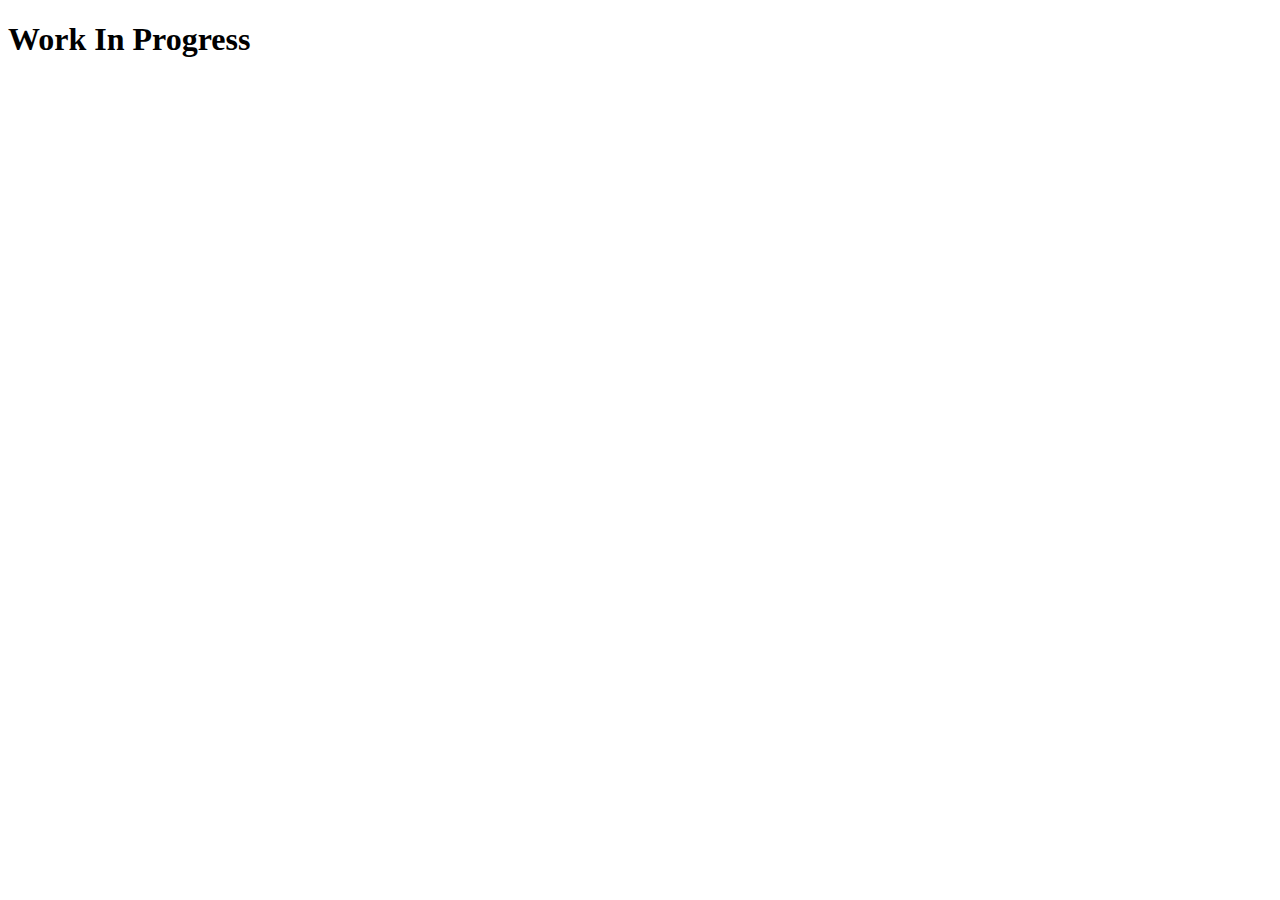
<file: index.html>
<!doctype html>
  <head>
    <title>Zelxa's Website | Games, Tools</title>
    <script src="https://code.jquery.com/jquery-3.4.1.min.js"></script>
  </head>
  <body>
    <h1>Work In Progress</h1>
  </body>
</html>
</file>
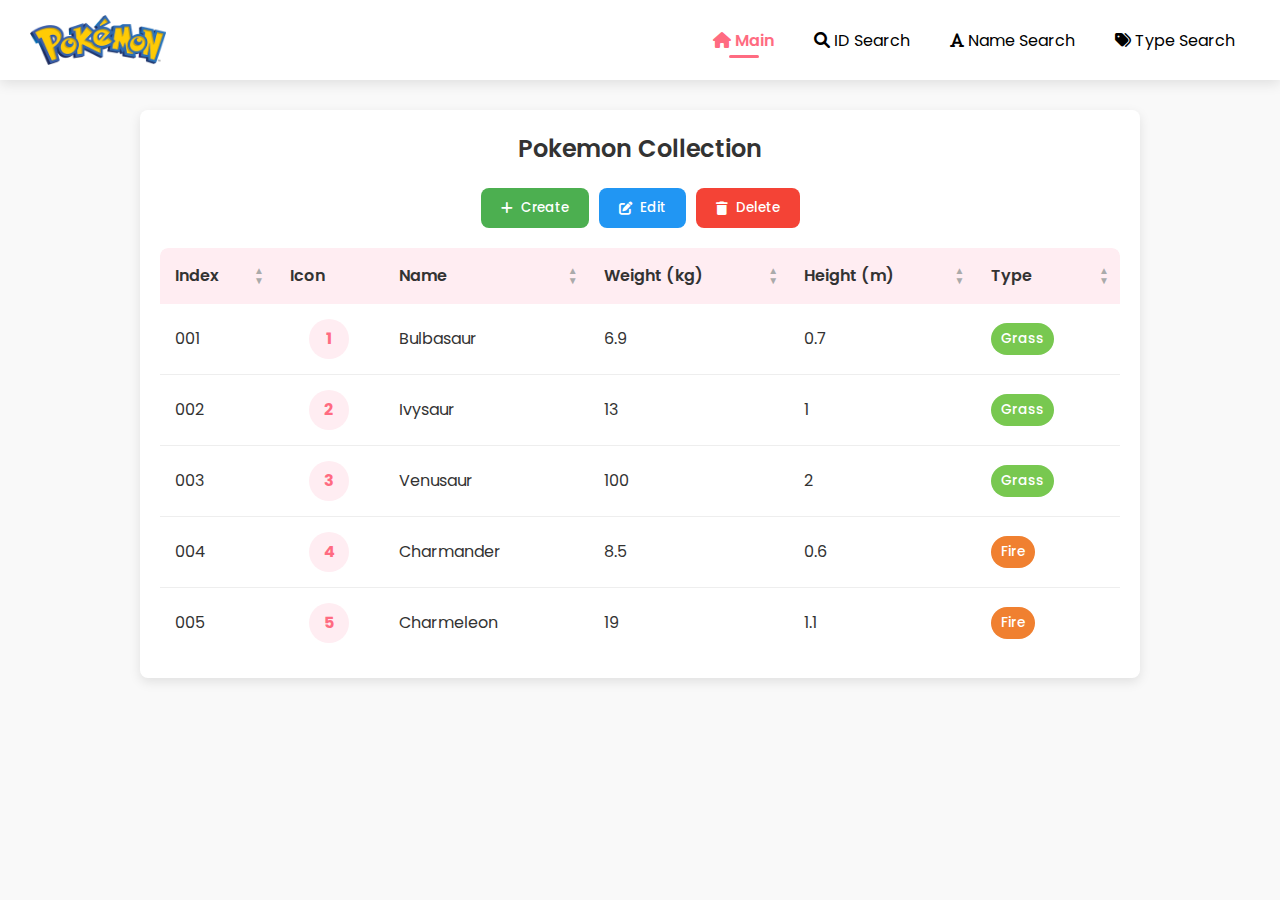
<file: data/pokemon_encyclopedia.html>
<!DOCTYPE html>
<html lang="en">
<head>
    <meta charset="UTF-8">
    <meta name="viewport" content="width=device-width, initial-scale=1.0">
    <title>Pokemon Encyclopedia</title>
    <script src="https://cdnjs.cloudflare.com/ajax/libs/jquery/3.6.0/jquery.min.js"></script>
    <link href="https://cdnjs.cloudflare.com/ajax/libs/font-awesome/6.0.0/css/all.min.css" rel="stylesheet">
    <link href="https://fonts.googleapis.com/css2?family=Poppins:wght@300;400;500;600;700&display=swap" rel="stylesheet">
    <style>
        :root {
            --primary-color: #ff6b81;
            --primary-light: #ffedf2;
            --primary-dark: #e6546a;
            --success-color: #4CAF50;
            --success-dark: #45a049;
            --danger-color: #f44336;
            --danger-dark: #d32f2f;
            --info-color: #2196F3;
            --info-dark: #1976D2;
            --gray-100: #f9f9f9;
            --gray-200: #f8f8f8;
            --gray-300: #eee;
            --shadow: 0px 4px 12px rgba(0, 0, 0, 0.1);
            --border-radius: 8px;
            --transition-speed: 0.3s;
        }

        * {
            box-sizing: border-box;
            margin: 0;
            padding: 0;
        }

        body {
            font-family: "Poppins", sans-serif;
            background-color: var(--gray-100);
            text-align: center;
            color: #333;
            line-height: 1.6;
        }

        .header {
            display: flex;
            align-items: center;
            justify-content: space-between;
            background-color: #fff;
            padding: 15px 30px;
            box-shadow: var(--shadow);
            position: sticky;
            top: 0;
            z-index: 100;
        }

        .logo {
            height: 50px;
            transition: transform var(--transition-speed);
        }

        .logo:hover {
            transform: scale(1.05);
        }

        .nav {
            display: flex;
            gap: 10px;
        }

        .nav button {
            background: none;
            border: none;
            font-family: "Poppins", sans-serif;
            font-size: 1rem;
            padding: 10px 15px;
            cursor: pointer;
            transition: all var(--transition-speed);
            border-radius: var(--border-radius);
            position: relative;
        }

        .nav button:hover {
            color: var(--primary-color);
            background-color: var(--primary-light);
        }

        .nav .active {
            font-weight: 600;
            color: var(--primary-color);
        }

        .nav .active::after {
            content: '';
            position: absolute;
            bottom: 5px;
            left: 50%;
            transform: translateX(-50%);
            width: 30px;
            height: 3px;
            background-color: var(--primary-color);
            border-radius: 3px;
        }

        .content {
            max-width: 1000px;
            margin: 30px auto;
            padding: 20px;
            background-color: #fff;
            border-radius: var(--border-radius);
            box-shadow: var(--shadow);
        }

        .page-title {
            margin-bottom: 20px;
            color: #333;
            font-weight: 600;
        }

        .action-buttons {
            display: flex;
            justify-content: center;
            margin-bottom: 20px;
            gap: 10px;
        }

        .action-buttons button {
            border: none;
            padding: 10px 20px;
            border-radius: var(--border-radius);
            cursor: pointer;
            transition: all var(--transition-speed);
            font-family: "Poppins", sans-serif;
            font-weight: 500;
            display: flex;
            align-items: center;
            gap: 8px;
        }

        .btn-create {
            background-color: var(--success-color);
            color: white;
        }

        .btn-delete {
            background-color: var(--danger-color);
            color: white;
        }

        .btn-edit {
            background-color: var(--info-color);
            color: white;
        }

        .btn-create:hover {
            background-color: var(--success-dark);
            transform: translateY(-2px);
            box-shadow: 0 4px 8px rgba(0, 0, 0, 0.1);
        }

        .btn-delete:hover {
            background-color: var(--danger-dark);
            transform: translateY(-2px);
            box-shadow: 0 4px 8px rgba(0, 0, 0, 0.1);
        }

        .btn-edit:hover {
            background-color: var(--info-dark);
            transform: translateY(-2px);
            box-shadow: 0 4px 8px rgba(0, 0, 0, 0.1);
        }

        .btn-create:active, .btn-delete:active, .btn-edit:active {
            transform: translateY(0);
            box-shadow: none;
        }

        table {
            border-collapse: separate;
            border-spacing: 0;
            width: 100%;
            background-color: #fff;
            border-radius: var(--border-radius);
            overflow: hidden;
        }

        th {
            background-color: var(--primary-light);
            color: #333;
            cursor: pointer;
            position: relative;
            padding: 15px;
            font-weight: 600;
            text-align: left;
            transition: background-color var(--transition-speed);
        }

        th:hover {
            background-color: #ffe0e9;
        }

        th:first-child {
            border-top-left-radius: var(--border-radius);
        }

        th:last-child {
            border-top-right-radius: var(--border-radius);
        }

        .sort-arrow {
            display: flex;
            flex-direction: column;
            align-items: center;
            font-size: 10px;
            position: absolute;
            right: 10px;
            top: 50%;
            transform: translateY(-50%);
            width: 12px;
            line-height: 10px;
            text-align: center;
        }

        .sort-arrow span {
            display: block;
            height: 10px;
            width: 100%;
            text-align: center;
            color: #aaa;
            transition: color var(--transition-speed), transform 0.2s;
        }

        .sort-arrow span.active {
            color: var(--primary-color);
            transform: scale(1.2);
        }

        td {
            padding: 15px;
            border-bottom: 1px solid var(--gray-300);
            text-align: left;
        }

        tr:last-child td {
            border-bottom: none;
        }

        tbody tr {
            transition: all var(--transition-speed);
        }

        tbody tr:hover {
            background-color: var(--gray-200);
            transform: translateX(5px);
        }

        .pokemon-icon {
            width: 40px;
            height: 40px;
            background-color: var(--primary-light);
            border-radius: 50%;
            display: flex;
            align-items: center;
            justify-content: center;
            margin: 0 auto;
            color: var(--primary-color);
            font-weight: bold;
        }

        .type {
            display: inline-block;
            padding: 5px 10px;
            border-radius: 20px;
            font-size: 0.85rem;
            font-weight: 500;
        }

        .type-grass {
            background-color: #78c850;
            color: white;
        }

        .type-fire {
            background-color: #f08030;
            color: white;
        }

        .type-water {
            background-color: #6890f0;
            color: white;
        }

        .type-electric {
            background-color: #f8d030;
            color: #333;
        }

        .type-psychic {
            background-color: #f85888;
            color: white;
        }

        .type-fighting {
            background-color: #c03028;
            color: white;
        }

        .type-poison {
            background-color: #a040a0;
            color: white;
        }

        .type-ground {
            background-color: #e0c068;
            color: #333;
        }

        .type-flying {
            background-color: #a890f0;
            color: white;
        }

        .type-bug {
            background-color: #a8b820;
            color: white;
        }

        .type-rock {
            background-color: #b8a038;
            color: white;
        }

        .type-ghost {
            background-color: #705898;
            color: white;
        }

        .type-ice {
            background-color: #98d8d8;
            color: #333;
        }

        .type-dragon {
            background-color: #7038f8;
            color: white;
        }

        .type-dark {
            background-color: #705848;
            color: white;
        }

        .type-steel {
            background-color: #b8b8d0;
            color: #333;
        }

        .type-fairy {
            background-color: #ee99ac;
            color: white;
        }

        .type-normal {
            background-color: #a8a878;
            color: white;
        }

        @keyframes fadeIn {
            from { opacity: 0; transform: translateY(-10px); }
            to { opacity: 1; transform: translateY(0); }
        }

        .new-row {
            animation: fadeIn 0.5s ease-out;
        }

        .empty-state {
            padding: 40px;
            text-align: center;
            color: #888;
        }

        .empty-state i {
            font-size: 48px;
            margin-bottom: 20px;
            color: #ddd;
        }

        tr.selected {
            background-color: var(--primary-light);
            transform: translateX(5px);
        }

        @media (max-width: 768px) {
            .header {
                flex-direction: column;
                padding: 15px;
            }

            .nav {
                margin-top: 15px;
                width: 100%;
                justify-content: center;
            }

            .content {
                padding: 15px;
                margin: 15px;
            }

            .action-buttons {
                flex-wrap: wrap;
                justify-content: center;
            }

            .action-buttons button {
                margin: 5px;
            }

            td, th {
                padding: 10px;
            }

            .sort-arrow {
                display: none;
            }
        }

        @media (max-width: 576px) {
            .nav button {
                padding: 8px;
                font-size: 0.9rem;
            }

            table {
                font-size: 0.9rem;
            }
        }
    </style>
</head>
<body>
    <div class="header">
        <img class="logo" src="https://zelxatw.github.io/data/pokemon_logo.png" alt="Pokemon Encyclopedia">
        <div class="nav">
            <button class="active"><i class="fas fa-home"></i> Main</button>
            <button id="id-search"><i class="fas fa-search"></i> ID Search</button>
            <button id="name-search"><i class="fas fa-font"></i> Name Search</button>
            <button id="type-search"><i class="fas fa-tags"></i> Type Search</button>
        </div>
    </div>

    <div class="content">
        <h2 class="page-title">Pokemon Collection</h2>
        <div class="action-buttons">
            <button class="btn-create" id="create"><i class="fas fa-plus"></i> Create</button>
            <button class="btn-edit" id="edit"><i class="fas fa-edit"></i> Edit</button>
            <button class="btn-delete" id="delete"><i class="fas fa-trash"></i> Delete</button>
        </div>
        <table>
            <thead>
                <tr>
                    <th>Index <div class="sort-arrow"><span class="up">▲</span><span class="down">▼</span></div></th>
                    <th>Icon</th>
                    <th>Name <div class="sort-arrow"><span class="up">▲</span><span class="down">▼</span></div></th>
                    <th>Weight (kg) <div class="sort-arrow"><span class="up">▲</span><span class="down">▼</span></div></th>
                    <th>Height (m) <div class="sort-arrow"><span class="up">▲</span><span class="down">▼</span></div></th>
                    <th>Type <div class="sort-arrow"><span class="up">▲</span><span class="down">▼</span></div></th>
                </tr>
            </thead>
            <tbody>
                <!-- Table body will be populated by JavaScript -->
            </tbody>
        </table>
    </div>

    <script>
        var pokemons = [{
            index: '001', name: 'Bulbasaur', height: 0.7, weight: 6.9, attr: 'Grass'
        },
        {
            index: '002', name: 'Ivysaur', height: 1, weight: 13, attr: 'Grass'
        },
        {
            index: '003', name: 'Venusaur', height: 2, weight: 100, attr: 'Grass'
        },
        {
            index: '004', name: 'Charmander', height: 0.6, weight: 8.5, attr: 'Fire'
        },
        {
            index: '005', name: 'Charmeleon', height: 1.1, weight: 19, attr: 'Fire'
        }];
        
        var acquireKeysTable = ["name", "weight", "height", "attr"];
        var acquireLabelsTable = ["Name", "Weight (kg)", "Height (m)", "Type"];

        const availableTypes = [
            'Normal', 'Fire', 'Water', 'Electric', 'Grass', 'Ice', 'Fighting', 'Poison', 
            'Ground', 'Flying', 'Psychic', 'Bug', 'Rock', 'Ghost', 'Dragon', 
            'Dark', 'Steel', 'Fairy'
        ];

        $(document).ready(function () {
            refreshTable();

            let sortState = {};
            const columnKeys = ["index", "icon", "name", "weight", "height", "attr"];
            let anyColumnSorted = false;

            $("th").click(function () {
                let column = $(this).index();
                let columnKey = columnKeys[column];
                
                if (columnKey === "icon") return;
                
                let isNumeric = columnKey === "weight" || columnKey === "height";
                
                Object.keys(sortState).forEach(key => {
                    if (key !== columnKey) {
                        sortState[key] = null;
                    }
                });

                $(".sort-arrow span").removeClass("active");
                
                if (!sortState[columnKey]) {
                    sortState[columnKey] = "asc";
                    $(this).find(".up").addClass("active");
                    anyColumnSorted = true;
                } else if (sortState[columnKey] === "asc") {
                    sortState[columnKey] = "desc";
                    $(this).find(".down").addClass("active");
                    anyColumnSorted = true;
                } else {
                    sortState[columnKey] = null;
                    anyColumnSorted = false;
                }
                
                $("tbody").css({
                    "opacity": "0.5",
                    "transform": "translateY(-10px)",
                    "transition": "opacity 0.3s, transform 0.3s"
                });
                
                if (anyColumnSorted) {
                    sortByColumn(column, columnKey, isNumeric);
                } else {
                    sortDefaultByIndex();
                }
                
                setTimeout(function() {
                    $("tbody").css({
                        "opacity": "1",
                        "transform": "translateY(0)"
                    });
                }, 100);
            });

            $('#create').click(function () {
                let nextIndex = String(pokemons.length + 1).padStart(3, "0");
                
                let newPokemon = {
                    index: nextIndex
                };
                
                for (let i = 0; i < acquireKeysTable.length; i++) {
                    let key = acquireKeysTable[i];
                    let value;
                    
                    if (key === "attr") {
                        value = promptForType();
                        if (!value) {
                            alert("Type is required");
                            return;
                        }
                    } else {
                        value = prompt(acquireLabelsTable[i]);
                        
                        if (key === "name" && !value) {
                            alert("Name is required");
                            return;
                        } 
                        else if ((key === "weight" || key === "height") && (!value || isNaN(value) || parseFloat(value) <= 0)) {
                            alert("Please enter a valid " + acquireLabelsTable[i].toLowerCase());
                            return;
                        }
                    }
                    
                    if (key === "weight" || key === "height") {
                        newPokemon[key] = parseFloat(value);
                    } else {
                        newPokemon[key] = value;
                    }
                }

                pokemons.push(newPokemon);
                refreshTable();
                
                const $newRow = $("tbody tr:last-child");
                highlightRow($newRow);
            });

            $('#edit').click(function() {
                const selectedIndex = prompt("Enter the index of the Pokemon you want to edit:");
                if (!selectedIndex) return;
                
                const pokemonToEdit = pokemons.find(p => p.index === selectedIndex);
                if (!pokemonToEdit) {
                    alert("Pokemon with index " + selectedIndex + " not found");
                    return;
                }
                
                for (let i = 0; i < acquireKeysTable.length; i++) {
                    let key = acquireKeysTable[i];
                    let currentValue = pokemonToEdit[key];
                    let value;
                    
                    if (key === "attr") {
                        value = promptForType(currentValue);
                        if (value === null) continue; // Skip if canceled
                        if (!value) {
                            alert("Type is required");
                            return;
                        }
                    } else {
                        value = prompt(acquireLabelsTable[i], currentValue);
                        if (value === null) continue; // Skip if canceled
                        
                        if (key === "name" && !value) {
                            alert("Name is required");
                            return;
                        } 
                        else if ((key === "weight" || key === "height") && (!value || isNaN(value) || parseFloat(value) <= 0)) {
                            alert("Please enter a valid " + acquireLabelsTable[i].toLowerCase());
                            return;
                        }
                    }
                    
                    if (key === "weight" || key === "height") {
                        pokemonToEdit[key] = parseFloat(value);
                    } else {
                        pokemonToEdit[key] = value;
                    }
                }
                
                refreshTable();
                
                $("tbody tr").each(function() {
                    if ($(this).children("td").eq(0).text() === selectedIndex) {
                        highlightRow($(this), "#e6f7ff");
                    }
                });
            });

            $('#delete').click(function() {
                const selectedIndex = prompt("Enter the index of the Pokemon you want to delete:");
                if (!selectedIndex) return;
                
                const pokemonIndex = pokemons.findIndex(p => p.index === selectedIndex);
                if (pokemonIndex === -1) {
                    alert("Pokemon with index " + selectedIndex + " not found");
                    return;
                }
                
                if (confirm(`Are you sure you want to delete ${pokemons[pokemonIndex].name}?`)) {
                    let $rowToDelete = null;
                    $("tbody tr").each(function() {
                        if ($(this).children("td").eq(0).text() === selectedIndex) {
                            $rowToDelete = $(this);
                        }
                    });
                    
                    if ($rowToDelete) {
                        $rowToDelete.css({
                            "background-color": "#ffebeb",
                            "transition": "all 0.5s"
                        });
                        
                        setTimeout(function() {
                            $rowToDelete.css({
                                "opacity": "0",
                                "transform": "translateX(30px)"
                            });
                            
                            setTimeout(function() {
                                pokemons.splice(pokemonIndex, 1);
                                refreshTable();
                            }, 500);
                        }, 300);
                    } else {
                        pokemons.splice(pokemonIndex, 1);
                        refreshTable();
                    }
                }
            });

            $(document).on('click', 'tbody tr', function() {
                $(this).toggleClass('selected');
                $(this).siblings().removeClass('selected');
            });

            $('.nav button').click(function() {
                $('.nav button').removeClass('active');
                $(this).addClass('active');
            });
            
            $('#id-search').click(function() {
                $('.nav button').removeClass('active');
                $(this).addClass('active');
                
                const searchId = prompt("Enter Pokémon ID (e.g., 001):");
                if (!searchId) return;
                
                refreshTable();
                
                const filteredPokemon = pokemons.filter(p => 
                    p.index.toLowerCase().includes(searchId.toLowerCase())
                );
                
                displaySearchResults(filteredPokemon, `ID Search: "${searchId}"`);
            });
            
            $('#name-search').click(function() {
                $('.nav button').removeClass('active');
                $(this).addClass('active');
                
                const searchName = prompt("Enter Pokémon name:");
                if (!searchName) return;
                
                refreshTable();
                
                const filteredPokemon = pokemons.filter(p => 
                    p.name.toLowerCase().includes(searchName.toLowerCase())
                );
                
                displaySearchResults(filteredPokemon, `Name Search: "${searchName}"`);
            });
            
            $('#type-search').click(function() {
                $('.nav button').removeClass('active');
                $(this).addClass('active');
                
                const searchType = promptForType();
                if (!searchType) return;
                
                refreshTable();
                
                const filteredPokemon = pokemons.filter(p => 
                    p.attr.toLowerCase() === searchType.toLowerCase()
                );
                
                displaySearchResults(filteredPokemon, `Type Search: "${searchType}"`);
            });
            
            $('.nav button:first-child').click(function() {
                $('.page-title').text('Pokemon Collection');
                
                $('#clear-search').remove();
                
                refreshTable();
            });
        });

        function promptForType(currentType = "") {
            let typeList = "";
            
            availableTypes.forEach((type, index) => {
                typeList += `${index + 1}. ${type}\n`;
            });
            
            const promptText = `Select a Pokemon type (1-${availableTypes.length}):\n${typeList}`;
            const selection = prompt(promptText, currentType ? (availableTypes.indexOf(currentType) + 1).toString() : "");
            
            if (selection === null) return null;
            
            const typeIndex = parseInt(selection) - 1;
            if (isNaN(typeIndex) || typeIndex < 0 || typeIndex >= availableTypes.length) {
                const enteredType = selection.trim();
                const exactTypeMatch = availableTypes.find(type => 
                    type.toLowerCase() === enteredType.toLowerCase()
                );
                
                if (exactTypeMatch) {
                    return exactTypeMatch;
                }
                
                alert("Please select a valid type number or name");
                return promptForType(currentType);
            }
            
            return availableTypes[typeIndex];
        }

        function refreshTable() {
            $("tbody").empty();
            
            if (pokemons.length === 0) {
                $("tbody").html(`
                    <tr>
                        <td colspan="6">
                            <div class="empty-state">
                                <i class="fas fa-search"></i>
                                <p>No Pokemon found</p>
                                <p>Click the Create button to add a new Pokemon</p>
                            </div>
                        </td>
                    </tr>
                `);
                return;
            }
            
            for (let pokemon of pokemons) {
                addPokemon(pokemon);
            }
        }

        function addPokemon(pokemon) {
            const typeClass = `type-${pokemon.attr.toLowerCase()}`;
            let $row = $(`<tr>
                <td>${pokemon.index}</td>
                <td>
                    <div class="pokemon-icon">${pokemon.index[2]}</div>
                </td>
                <td>${pokemon.name}</td>
                <td>${pokemon.weight}</td>
                <td>${pokemon.height}</td>
                <td><span class="type ${typeClass}">${pokemon.attr}</span></td>
                </tr>`);
                
            $("tbody").append($row);
            return $row;
        }

        function highlightRow($row, color = "#e6ffe6") {
            $row.addClass('new-row');
            $row.css({
                "background-color": color,
                "transition": "background-color 1s"
            });
            
            setTimeout(function() {
                $row.css("background-color", "");
            }, 1500);
        }

        function sortByColumn(column, columnKey, isNumeric) {
            let rows = $("tbody tr").get();
            
            rows.sort(function (a, b) {
                let A = $(a).children("td").eq(column).text();
                let B = $(b).children("td").eq(column).text();
                
                if (isNumeric) {
                    return sortState[columnKey] === "asc" ? 
                        parseFloat(A) - parseFloat(B) : 
                        parseFloat(B) - parseFloat(A);
                } else {
                    return sortState[columnKey] === "asc" ? 
                        A.localeCompare(B) : 
                        B.localeCompare(A);
                }
            });
            
            $("tbody").empty().append(rows);
        }

        function sortDefaultByIndex() {
            let rows = $("tbody tr").get();
            
            rows.sort(function (a, b) {
                let A = $(a).children("td").eq(0).text();
                let B = $(b).children("td").eq(0).text();
                return A.localeCompare(B);
            });
            
            $("tbody").empty().append(rows);
        }
        
        function displaySearchResults(results, searchTitle) {
            $('.page-title').text(searchTitle);
            
            if (!$('#clear-search').length) {
                $('.action-buttons').prepend(`
                    <button class="btn-delete" id="clear-search" style="background-color: #888;">
                        <i class="fas fa-times"></i> Clear Search
                    </button>
                `);
                
                $('#clear-search').click(function() {
                    $('.page-title').text('Pokemon Collection');
                    
                    $(this).remove();
                    
                    refreshTable();
                    
                    $('.nav button').removeClass('active');
                    $('.nav button:first-child').addClass('active');
                });
            }
            
            if (results.length === 0) {
                $("tbody").html(`
                    <tr>
                        <td colspan="6">
                            <div class="empty-state">
                                <i class="fas fa-search"></i>
                                <p>No results found</p>
                                <p>Try a different search term</p>
                            </div>
                        </td>
                    </tr>
                `);
            } else {
                $("tbody").empty();
                
                results.forEach(pokemon => {
                    const $row = addPokemon(pokemon);
                    highlightRow($row, "#e6f7ff");
                });
            }
        }
    </script>
</body>
</html>
</file>
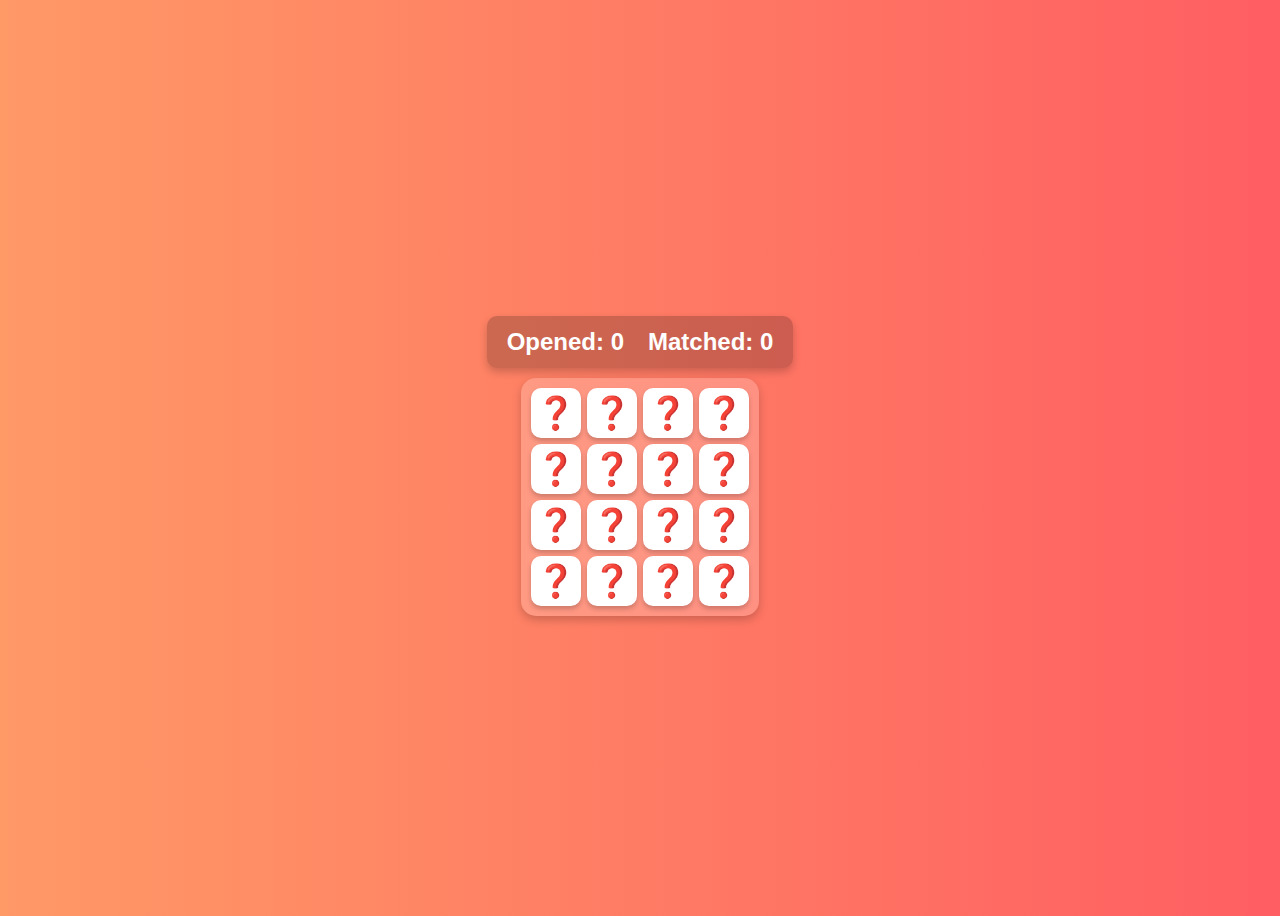
<file: game/emoji_matching_game.html>
<!DOCTYPE html>
<html>
<head>
    <title>Emoji Matching Game</title>
    <style>
        body {
            display: flex;
            flex-direction: column;
            align-items: center;
            justify-content: center;
            height: 100vh;
            background: linear-gradient(to right, #ff9966, #ff5e62);
            font-family: 'Poppins', sans-serif;
            color: white;
        }
        h1 {
            margin-bottom: 10px;
            font-size: 1.5rem;
            font-weight: bold;
            background: rgba(0, 0, 0, 0.2);
            padding: 10px 20px;
            border-radius: 10px;
            box-shadow: 0px 4px 8px rgba(0, 0, 0, 0.2);
        }
        .container {
            display: grid;
            grid-template-columns: repeat(4, 50px);
            gap: 6px;
            padding: 10px;
            background: rgba(255, 255, 255, 0.2);
            border-radius: 15px;
            box-shadow: 0px 4px 10px rgba(0, 0, 0, 0.2);
            max-width: 240px;
        }
        button {
            width: 50px;
            height: 50px;
            font-size: 2rem;
            background: #ffffff;
            border: none;
            border-radius: 10px;
            cursor: pointer;
            transition: transform 0.2s, background 0.2s;
            display: flex;
            align-items: center;
            justify-content: center;
            box-shadow: 0px 3px 5px rgba(0, 0, 0, 0.2);
        }
        button:hover {
            background: #ffdb4d;
        }
        button:active {
            transform: scale(0.95);
        }
        .red {
            background: rgba(255, 0, 0, 0.6) !important;
            animation: shake 0.4s;
        }
        .green {
            background: rgba(0, 255, 0, 0.6) !important;
            animation: zoomInOut 0.6s;
        }
        @keyframes shake {
            0%, 100% { transform: translateX(0); }
            25% { transform: translateX(-5px); }
            50% { transform: translateX(5px); }
            75% { transform: translateX(-5px); }
        }
        @keyframes zoomInOut {
            0% { transform: scale(1); }
            50% { transform: scale(1.2); }
            100% { transform: scale(1); }
        }
        #win-screen {
            display: none;
            position: fixed;
            top: 0;
            left: 0;
            width: 100vw;
            height: 100vh;
            background: rgba(0, 0, 0, 0.8);
            color: white;
            display: flex;
            flex-direction: column;
            align-items: center;
            justify-content: center;
            font-size: 2rem;
        }
        #play-again {
            width: 200px;
            height: 60px;
            font-size: 1.5rem;
            background: #ffdb4d;
            border: none;
            border-radius: 15px;
            cursor: pointer;
            transition: transform 0.2s, background 0.2s;
            display: flex;
            align-items: center;
            justify-content: center;
            box-shadow: 0px 4px 6px rgba(0, 0, 0, 0.3);
            padding: 10px 20px;
        }
        
        #play-again:hover {
            background: #ffc107;
        }
        
        #play-again:active {
            transform: scale(0.95);
        }
    </style>
    <script src="https://code.jquery.com/jquery-3.4.1.min.js"></script>
</head>
<body>
    <h1>Opened: <span id="opened">0</span>　Matched: <span id="matched">0</span></h1>
    <div class="container"></div>
    <div id="win-screen">
        <p>Congratulations! You matched all!</p>
        <button id="play-again">Play Again</button>
    </div>
    <script>
        $(document).ready(function () {
            var answers = [
                "🧣", "🎩", "🧢", "👒", "🎓", "⛑", "👑", "👝",
                "🧣", "🎩", "🧢", "👒", "🎓", "⛑", "👑", "👝"
            ];
            var first = null, second = null;
            var firstEl, secondEl;
            var opened = 0, matched = 0;
            var lockBoard = false;

            function newRound() {
                shuffle(answers);
                $('.container').empty();
                for (let i = 0; i < 16; i++) {
                    $('.container').append('<button data-index="' + i + '">❓</button>');
                }
                addClickEvents();
                resetGame();
            }
            
            function shuffle(array) {
                for (let i = array.length - 1; i > 0; i--) {
                    const j = Math.floor(Math.random() * (i + 1));
                    [array[i], array[j]] = [array[j], array[i]];
                }
            }

            function addClickEvents() {
                $('button').click(function () {
                    if (lockBoard || $(this).text() !== "❓") return;
                    opened++;
                    $('#opened').text(opened);
                    var index = $(this).data("index");
                    $(this).text(answers[index]);
                    
                    if (!first) {
                        first = answers[index];
                        firstEl = $(this);
                    } else {
                        second = answers[index];
                        secondEl = $(this);
                        lockBoard = true;

                        if (first === second) {
                            firstEl.addClass('green');
                            secondEl.addClass('green');
                            matched++;
                            $('#matched').text(matched);
                            if (matched === 8) {
                                $('#win-screen').fadeIn();
                            }
                            resetSelection();
                        } else {
                            firstEl.addClass('red');
                            secondEl.addClass('red');
                            setTimeout(() => {
                                firstEl.removeClass('red').text("❓");
                                secondEl.removeClass('red').text("❓");
                                resetSelection();
                            }, 800);
                        }
                    }
                });
            }

            function resetSelection() {
                first = second = null;
                lockBoard = false;
            }

            function resetGame() {
                opened = 0;
                matched = 0;
                $('#opened').text(0);
                $('#matched').text(0);
                lockBoard = false;
                first = second = null;
                $('#win-screen').hide();
            }

            $('#play-again').click(newRound);
            newRound();
        });
    </script>
</body>
</html>
</file>
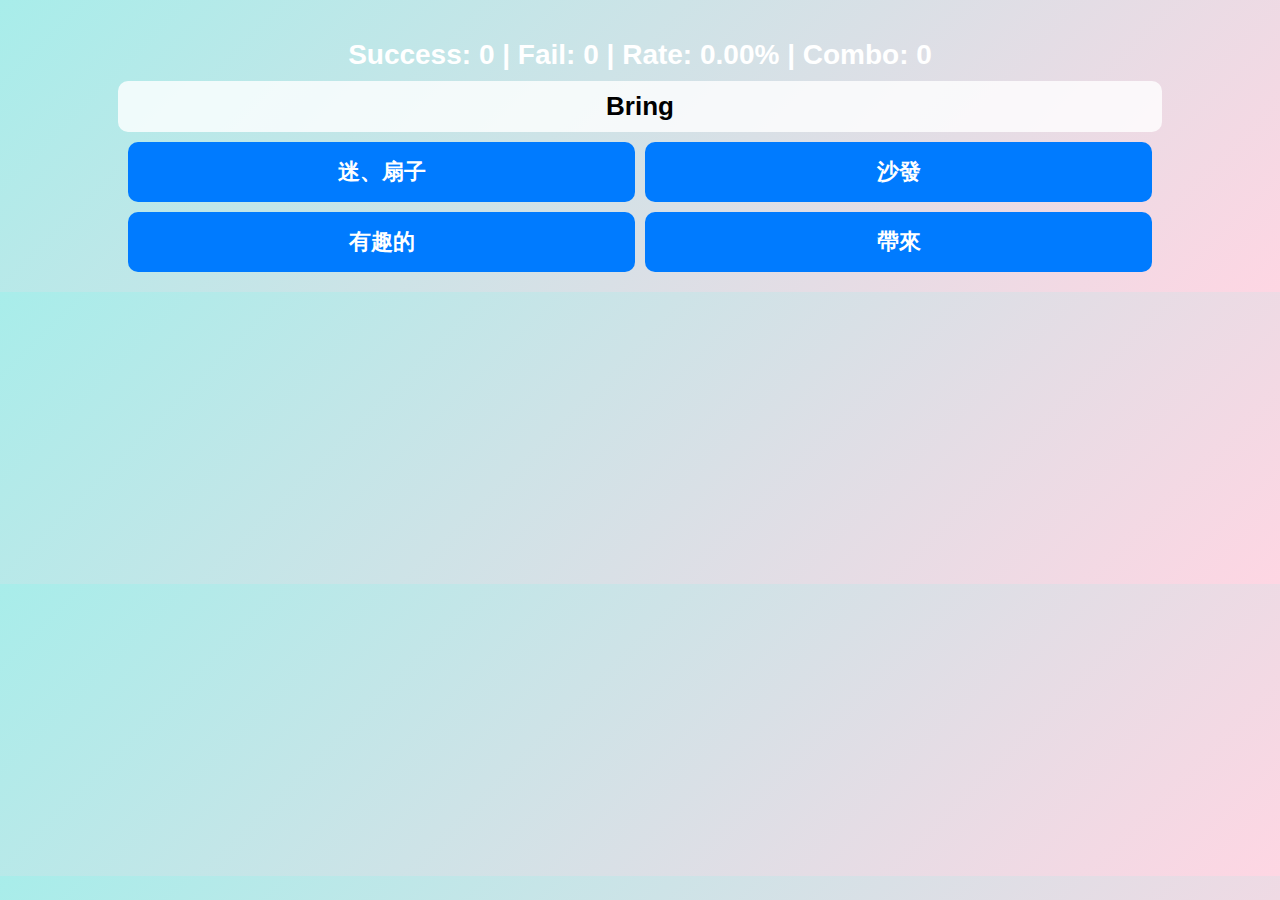
<file: game/english_words_expert.html>
<!doctype html>
<html>
<head>
    <title>English Word Expert</title>
    <style>
        body {
            text-align: center;
            font-family: "Poppins", sans-serif;
            background: linear-gradient(135deg, #a8edea, #fed6e3);
            margin: 0;
            padding: 20px;
        }
        
        h1 {
            color: white;
            font-size: 28px;
            margin-bottom: 10px;
        }
        
        h2 {
            background-color: rgba(255, 255, 255, 0.8);
            padding: 10px;
            border-radius: 10px;
            width: 80vw;
            margin: 10px auto;
            font-size: 26px;
        }
        
        .stats {
            font-size: 20px;
            margin-bottom: 20px;
            color: white;
        }
        
        .btn-container {
            display: grid;
            grid-template-columns: 1fr 1fr;
            gap: 10px;
            width: 80vw;
            margin: 0 auto;
        }
        
        button {
            width: 100%;
            padding: 15px;
            border: none;
            border-radius: 10px;
            font-size: 22px;
            font-weight: bold;
            color: white;
            transition: 0.3s;
            cursor: pointer;
        }
        
        .blue { background-color: #007bff; }
        .blue:hover { background-color: #005bdf; }
        .red { background-color: #dc3545; }
        .red:hover { background-color: #bc1525; }
        .green { background-color: #28a745; }
        .green:hover { background-color: #088725; }
        .gold { background-color: #ffc107; color: black; }
        .gold:hover { background-color: #dfa107; }
    </style>
    <script src="https://code.jquery.com/jquery-3.4.1.min.js"></script>
</head>
<body>
    <h1>Success: <span id="success">0</span> | Fail: <span id="fail">0</span> | Rate: <span id="rate">0.00%</span> | Combo: <span id="combo">0</span></h1>
    <h2>Loading</h2>
    <div class="btn-container">
        <button id="a" class="blue">Loading</button>
        <button id="b" class="blue">Loading</button>
        <button id="c" class="blue">Loading</button>
        <button id="d" class="blue">Loading</button>
    </div>
    <script>
        dict = [
            {
                "zh": "一個",
                "en": "a (an)"
            },
            {
                "zh": "一些",
                "en": "a few"
            },
            {
                "zh": "一些",
                "en": "a little"
            },
            {
                "zh": "很多",
                "en": "a lot"
            },
            {
                "zh": "能夠",
                "en": "able"
            },
            {
                "zh": "大約",
                "en": "about"
            },
            {
                "zh": "在...之上",
                "en": "above"
            },
            {
                "zh": "害怕",
                "en": "afraid"
            },
            {
                "zh": "在...之後",
                "en": "after"
            },
            {
                "zh": "下午",
                "en": "afternoon"
            },
            {
                "zh": "再一次",
                "en": "again"
            },
            {
                "zh": "年紀",
                "en": "age"
            },
            {
                "zh": "以前",
                "en": "ago"
            },
            {
                "zh": "同意",
                "en": "agree"
            },
            {
                "zh": "空氣",
                "en": "air"
            },
            {
                "zh": "飛機",
                "en": "airplane"
            },
            {
                "zh": "飛機場",
                "en": "airport"
            },
            {
                "zh": "全部",
                "en": "all"
            },
            {
                "zh": "幾乎",
                "en": "almost"
            },
            {
                "zh": "沿著",
                "en": "along"
            },
            {
                "zh": "已經",
                "en": "already"
            },
            {
                "zh": "也",
                "en": "also"
            },
            {
                "zh": "總是",
                "en": "always"
            },
            {
                "zh": "上午",
                "en": "a.m."
            },
            {
                "zh": "和",
                "en": "and"
            },
            {
                "zh": "生氣",
                "en": "angry"
            },
            {
                "zh": "動物",
                "en": "animal"
            },
            {
                "zh": "另一個",
                "en": "another"
            },
            {
                "zh": "回答",
                "en": "answer"
            },
            {
                "zh": "任何",
                "en": "any"
            },
            {
                "zh": "任何人",
                "en": "anyone"
            },
            {
                "zh": "任何東西",
                "en": "anything"
            },
            {
                "zh": "公寓",
                "en": "apartment"
            },
            {
                "zh": "出現",
                "en": "appear"
            },
            {
                "zh": "蘋果",
                "en": "apple"
            },
            {
                "zh": "四月",
                "en": "April"
            },
            {
                "zh": "手臂",
                "en": "arm"
            },
            {
                "zh": "環繞",
                "en": "around"
            },
            {
                "zh": "到達",
                "en": "arrive"
            },
            {
                "zh": "藝術",
                "en": "art"
            },
            {
                "zh": "如同",
                "en": "as"
            },
            {
                "zh": "問、要求",
                "en": "ask"
            },
            {
                "zh": "在..",
                "en": "at"
            },
            {
                "zh": "八月",
                "en": "August"
            },
            {
                "zh": "伯母",
                "en": "aunt"
            },
            {
                "zh": "秋天",
                "en": "autumn"
            },
            {
                "zh": "遠離",
                "en": "away"
            },
            {
                "zh": "嬰兒",
                "en": "baby"
            },
            {
                "zh": "後面",
                "en": "back"
            },
            {
                "zh": "壞的",
                "en": "bad"
            },
            {
                "zh": "袋子",
                "en": "bag"
            },
            {
                "zh": "麵包店",
                "en": "bakery"
            },
            {
                "zh": "球",
                "en": "ball"
            },
            {
                "zh": "香蕉",
                "en": "banana"
            },
            {
                "zh": "樂團",
                "en": "band"
            },
            {
                "zh": "銀行",
                "en": "bank"
            },
            {
                "zh": "棒球",
                "en": "baseball"
            },
            {
                "zh": "籃子",
                "en": "basket"
            },
            {
                "zh": "籃球",
                "en": "basketball"
            },
            {
                "zh": "沐浴",
                "en": "bath"
            },
            {
                "zh": "浴室",
                "en": "bathroom"
            },
            {
                "zh": "是",
                "en": "be、am、is"
            },
            {
                "zh": "海邊",
                "en": "beach"
            },
            {
                "zh": "熊",
                "en": "bear"
            },
            {
                "zh": "美麗的",
                "en": "beautiful"
            },
            {
                "zh": "因為",
                "en": "because"
            },
            {
                "zh": "變成",
                "en": "become"
            },
            {
                "zh": "床",
                "en": "bed"
            },
            {
                "zh": "臥室",
                "en": "bedroom"
            },
            {
                "zh": "蜜蜂",
                "en": "bee"
            },
            {
                "zh": "牛肉",
                "en": "beef"
            },
            {
                "zh": "在...之前",
                "en": "before"
            },
            {
                "zh": "開始",
                "en": "begin"
            },
            {
                "zh": "在後面",
                "en": "behind"
            },
            {
                "zh": "相信",
                "en": "believe"
            },
            {
                "zh": "鈴",
                "en": "bell"
            },
            {
                "zh": "屬於",
                "en": "belong"
            },
            {
                "zh": "在...之下",
                "en": "below"
            },
            {
                "zh": "皮帶",
                "en": "belt"
            },
            {
                "zh": "在旁邊",
                "en": "beside"
            },
            {
                "zh": "在...之間",
                "en": "between"
            },
            {
                "zh": "腳踏車",
                "en": "bicycle"
            },
            {
                "zh": "大的",
                "en": "big"
            },
            {
                "zh": "鳥",
                "en": "bird"
            },
            {
                "zh": "生日",
                "en": "birthday"
            },
            {
                "zh": "咬",
                "en": "bite"
            },
            {
                "zh": "黑色",
                "en": "black"
            },
            {
                "zh": "黑板",
                "en": "blackboard"
            },
            {
                "zh": "盲的",
                "en": "blind"
            },
            {
                "zh": "街區",
                "en": "block"
            },
            {
                "zh": "吹、打擊",
                "en": "blow"
            },
            {
                "zh": "藍色",
                "en": "blue"
            },
            {
                "zh": "船",
                "en": "boat"
            },
            {
                "zh": "身體",
                "en": "body"
            },
            {
                "zh": "書",
                "en": "book"
            },
            {
                "zh": "書店",
                "en": "bookstore"
            },
            {
                "zh": "感到無聊",
                "en": "bored"
            },
            {
                "zh": "無聊的",
                "en": "boring"
            },
            {
                "zh": "出生",
                "en": "born"
            },
            {
                "zh": "借入",
                "en": "borrow"
            },
            {
                "zh": "老闆",
                "en": "boss"
            },
            {
                "zh": "兩者皆",
                "en": "both"
            },
            {
                "zh": "瓶子",
                "en": "bottle"
            },
            {
                "zh": "底部",
                "en": "bottom"
            },
            {
                "zh": "碗",
                "en": "bowl"
            },
            {
                "zh": "盒子",
                "en": "box"
            },
            {
                "zh": "男孩",
                "en": "boy"
            },
            {
                "zh": "麵包",
                "en": "bread"
            },
            {
                "zh": "打破",
                "en": "break"
            },
            {
                "zh": "早餐",
                "en": "breakfast"
            },
            {
                "zh": "橋",
                "en": "bridge"
            },
            {
                "zh": "明亮的",
                "en": "bright"
            },
            {
                "zh": "帶來",
                "en": "bring"
            },
            {
                "zh": "兄弟",
                "en": "brother"
            },
            {
                "zh": "棕色",
                "en": "brown"
            },
            {
                "zh": "刷子",
                "en": "brush"
            },
            {
                "zh": "建造",
                "en": "build"
            },
            {
                "zh": "燃燒",
                "en": "burn"
            },
            {
                "zh": "公車",
                "en": "bus"
            },
            {
                "zh": "生意",
                "en": "business"
            },
            {
                "zh": "生意人",
                "en": "businessman"
            },
            {
                "zh": "忙碌",
                "en": "busy"
            },
            {
                "zh": "但是",
                "en": "but"
            },
            {
                "zh": "奶油",
                "en": "butter"
            },
            {
                "zh": "買",
                "en": "buy"
            },
            {
                "zh": "經、由",
                "en": "by"
            },
            {
                "zh": "蛋糕",
                "en": "cake"
            },
            {
                "zh": "呼叫",
                "en": "call"
            },
            {
                "zh": "照相機",
                "en": "camera"
            },
            {
                "zh": "露營",
                "en": "camp"
            },
            {
                "zh": "能夠",
                "en": "can"
            },
            {
                "zh": "糖果",
                "en": "candy"
            },
            {
                "zh": "無邊便帽",
                "en": "cap"
            },
            {
                "zh": "車子",
                "en": "car"
            },
            {
                "zh": "卡片",
                "en": "card"
            },
            {
                "zh": "照料",
                "en": "care"
            },
            {
                "zh": "小心",
                "en": "careful"
            },
            {
                "zh": "攜帶",
                "en": "carry"
            },
            {
                "zh": "情形",
                "en": "case"
            },
            {
                "zh": "貓",
                "en": "cat"
            },
            {
                "zh": "捕捉",
                "en": "catch"
            },
            {
                "zh": "慶祝",
                "en": "celebrate"
            },
            {
                "zh": "行動電話",
                "en": "cell phone"
            },
            {
                "zh": "分、分錢",
                "en": "cent"
            },
            {
                "zh": "中心",
                "en": "center"
            },
            {
                "zh": "椅子",
                "en": "chair"
            },
            {
                "zh": "粉筆",
                "en": "chalk"
            },
            {
                "zh": "機會",
                "en": "chance"
            },
            {
                "zh": "改變",
                "en": "change"
            },
            {
                "zh": "便宜",
                "en": "cheap"
            },
            {
                "zh": "欺騙",
                "en": "cheat"
            },
            {
                "zh": "檢查",
                "en": "check"
            },
            {
                "zh": "愉快",
                "en": "cheer"
            },
            {
                "zh": "乾酪",
                "en": "cheese"
            },
            {
                "zh": "雞",
                "en": "chicken"
            },
            {
                "zh": "小孩",
                "en": "child"
            },
            {
                "zh": "中國",
                "en": "China"
            },
            {
                "zh": "巧克力",
                "en": "chocolate"
            },
            {
                "zh": "筷子",
                "en": "chopsticks"
            },
            {
                "zh": "聖誕節",
                "en": "Christmas"
            },
            {
                "zh": "教堂",
                "en": "church"
            },
            {
                "zh": "圓",
                "en": "circle"
            },
            {
                "zh": "城市",
                "en": "city"
            },
            {
                "zh": "班級",
                "en": "class"
            },
            {
                "zh": "同學",
                "en": "classmate"
            },
            {
                "zh": "教室",
                "en": "classroom"
            },
            {
                "zh": "乾淨",
                "en": "clean"
            },
            {
                "zh": "清楚的",
                "en": "clear"
            },
            {
                "zh": "攀爬",
                "en": "climb"
            },
            {
                "zh": "時鐘",
                "en": "clock"
            },
            {
                "zh": "關上",
                "en": "close"
            },
            {
                "zh": "衣服",
                "en": "clothes"
            },
            {
                "zh": "多雲的",
                "en": "cloudy"
            },
            {
                "zh": "俱樂部",
                "en": "club"
            },
            {
                "zh": "大衣",
                "en": "coat"
            },
            {
                "zh": "咖啡",
                "en": "coffee"
            },
            {
                "zh": "可樂",
                "en": "Coke"
            },
            {
                "zh": "寒冷的",
                "en": "cold"
            },
            {
                "zh": "收集",
                "en": "collect"
            },
            {
                "zh": "顏色",
                "en": "color"
            },
            {
                "zh": "來",
                "en": "come"
            },
            {
                "zh": "舒適的",
                "en": "comfortable"
            },
            {
                "zh": "滑稽的",
                "en": "comic"
            },
            {
                "zh": "共有的",
                "en": "common"
            },
            {
                "zh": "電腦",
                "en": "computer"
            },
            {
                "zh": "方便的",
                "en": "convenient"
            },
            {
                "zh": "煮飯",
                "en": "cook"
            },
            {
                "zh": "餅乾",
                "en": "cookie"
            },
            {
                "zh": "涼爽的",
                "en": "cool"
            },
            {
                "zh": "抄寫",
                "en": "copy"
            },
            {
                "zh": "正確的",
                "en": "correct"
            },
            {
                "zh": "價值",
                "en": "cost"
            },
            {
                "zh": "長椅",
                "en": "couch"
            },
            {
                "zh": "計算",
                "en": "count"
            },
            {
                "zh": "鄉下",
                "en": "country"
            },
            {
                "zh": "堂兄弟妹",
                "en": "cousin"
            },
            {
                "zh": "掩護",
                "en": "cover"
            },
            {
                "zh": "母牛",
                "en": "cow"
            },
            {
                "zh": "瘋狂",
                "en": "crazy"
            },
            {
                "zh": "越過",
                "en": "cross"
            },
            {
                "zh": "哭",
                "en": "cry"
            },
            {
                "zh": "杯子",
                "en": "cup"
            },
            {
                "zh": "切、割",
                "en": "cut"
            },
            {
                "zh": "可愛的",
                "en": "cute"
            },
            {
                "zh": "跳舞",
                "en": "dance"
            },
            {
                "zh": "危險的",
                "en": "dangerous"
            },
            {
                "zh": "黑暗",
                "en": "dark"
            },
            {
                "zh": "日期",
                "en": "date"
            },
            {
                "zh": "女兒",
                "en": "daughter"
            },
            {
                "zh": "日子",
                "en": "day"
            },
            {
                "zh": "死亡",
                "en": "dead"
            },
            {
                "zh": "親愛的",
                "en": "dear"
            },
            {
                "zh": "十二月",
                "en": "December"
            },
            {
                "zh": "決定",
                "en": "decide"
            },
            {
                "zh": "美味的",
                "en": "delicious"
            },
            {
                "zh": "百貨公司",
                "en": "department store"
            },
            {
                "zh": "書桌",
                "en": "desk"
            },
            {
                "zh": "字典",
                "en": "dictionary"
            },
            {
                "zh": "死",
                "en": "die"
            },
            {
                "zh": "不同的",
                "en": "different"
            },
            {
                "zh": "困難的",
                "en": "difficult"
            },
            {
                "zh": "挖",
                "en": "dig"
            },
            {
                "zh": "飯廳",
                "en": "dining room"
            },
            {
                "zh": "晚餐",
                "en": "dinner"
            },
            {
                "zh": "骯髒",
                "en": "dirty"
            },
            {
                "zh": "盤子",
                "en": "dish"
            },
            {
                "zh": "做",
                "en": "do、does"
            },
            {
                "zh": "醫生",
                "en": "doctor"
            },
            {
                "zh": "國民小學",
                "en": "elementary school "
            },
            {
                "zh": "狗",
                "en": "dog"
            },
            {
                "zh": "洋娃娃",
                "en": "doll"
            },
            {
                "zh": "元",
                "en": "dollar"
            },
            {
                "zh": "門",
                "en": "door"
            },
            {
                "zh": "向下",
                "en": "down"
            },
            {
                "zh": "打",
                "en": "dozen"
            },
            {
                "zh": "畫圖",
                "en": "draw"
            },
            {
                "zh": "夢想",
                "en": "dream"
            },
            {
                "zh": "禮服",
                "en": "dress"
            },
            {
                "zh": "喝、飲料",
                "en": "drink"
            },
            {
                "zh": "開車",
                "en": "drive"
            },
            {
                "zh": "司機",
                "en": "driver"
            },
            {
                "zh": "落下",
                "en": "drop"
            },
            {
                "zh": "乾的",
                "en": "dry"
            },
            {
                "zh": "在..期間",
                "en": "during"
            },
            {
                "zh": "每一",
                "en": "each"
            },
            {
                "zh": "耳朵",
                "en": "ear"
            },
            {
                "zh": "早",
                "en": "early"
            },
            {
                "zh": "地球",
                "en": "earth"
            },
            {
                "zh": "東方",
                "en": "east"
            },
            {
                "zh": "容易",
                "en": "easy"
            },
            {
                "zh": "吃",
                "en": "eat"
            },
            {
                "zh": "蛋",
                "en": "egg"
            },
            {
                "zh": "八",
                "en": "eight"
            },
            {
                "zh": "十八",
                "en": "eighteen"
            },
            {
                "zh": "第八",
                "en": "eighth"
            },
            {
                "zh": "八十",
                "en": "eighty"
            },
            {
                "zh": "也不",
                "en": "either"
            },
            {
                "zh": "大象",
                "en": "elephant"
            },
            {
                "zh": "十一",
                "en": "eleven"
            },
            {
                "zh": "其它",
                "en": "else"
            },
            {
                "zh": "電子郵件",
                "en": "e-mail"
            },
            {
                "zh": "結束",
                "en": "end"
            },
            {
                "zh": "英文",
                "en": "English"
            },
            {
                "zh": "享受",
                "en": "enjoy"
            },
            {
                "zh": "足夠",
                "en": "enough"
            },
            {
                "zh": "進入",
                "en": "enter"
            },
            {
                "zh": "橡皮擦",
                "en": "eraser"
            },
            {
                "zh": "前夕",
                "en": "eve"
            },
            {
                "zh": "甚至",
                "en": "even"
            },
            {
                "zh": "晚上",
                "en": "evening"
            },
            {
                "zh": "曾經",
                "en": "ever"
            },
            {
                "zh": "每一",
                "en": "every"
            },
            {
                "zh": "每一人",
                "en": "everyone"
            },
            {
                "zh": "每件事物",
                "en": "everything"
            },
            {
                "zh": "例子",
                "en": "example"
            },
            {
                "zh": "優良的",
                "en": "excellent"
            },
            {
                "zh": "除了",
                "en": "except"
            },
            {
                "zh": "感到興奮",
                "en": "excited"
            },
            {
                "zh": "刺激的",
                "en": "exciting"
            },
            {
                "zh": "藉口",
                "en": "excuse"
            },
            {
                "zh": "運動",
                "en": "exercise"
            },
            {
                "zh": "昂貴",
                "en": "expensive"
            },
            {
                "zh": "經驗",
                "en": "experience"
            },
            {
                "zh": "眼睛",
                "en": "eye"
            },
            {
                "zh": "臉",
                "en": "face"
            },
            {
                "zh": "事實",
                "en": "fact"
            },
            {
                "zh": "工廠",
                "en": "factory"
            },
            {
                "zh": "落下",
                "en": "fall"
            },
            {
                "zh": "家庭",
                "en": "family"
            },
            {
                "zh": "著名的",
                "en": "famous"
            },
            {
                "zh": "迷、扇子",
                "en": "fan"
            },
            {
                "zh": "農田",
                "en": "farm"
            },
            {
                "zh": "農夫",
                "en": "farmer"
            },
            {
                "zh": "快的",
                "en": "fast"
            },
            {
                "zh": "胖",
                "en": "fat"
            },
            {
                "zh": "父親",
                "en": "father、dad"
            },
            {
                "zh": "喜愛的",
                "en": "favorite"
            },
            {
                "zh": "二月",
                "en": "February"
            },
            {
                "zh": "感覺",
                "en": "feel"
            },
            {
                "zh": "節日的",
                "en": "festival"
            },
            {
                "zh": "很少",
                "en": "few"
            },
            {
                "zh": "十五",
                "en": "fifteen"
            },
            {
                "zh": "第五",
                "en": "fifth"
            },
            {
                "zh": "五十",
                "en": "fifty"
            },
            {
                "zh": "填充",
                "en": "fill"
            },
            {
                "zh": "最後",
                "en": "finally"
            },
            {
                "zh": "發現",
                "en": "find"
            },
            {
                "zh": "好的",
                "en": "fine"
            },
            {
                "zh": "手指",
                "en": "finger"
            },
            {
                "zh": "完成",
                "en": "finish"
            },
            {
                "zh": "火",
                "en": "fire"
            },
            {
                "zh": "第一",
                "en": "first"
            },
            {
                "zh": "釣魚",
                "en": "fish"
            },
            {
                "zh": "漁夫",
                "en": "fisherman"
            },
            {
                "zh": "五",
                "en": "five"
            },
            {
                "zh": "修理",
                "en": "fix"
            },
            {
                "zh": "地板",
                "en": "floor"
            },
            {
                "zh": "花",
                "en": "flower"
            },
            {
                "zh": "飛",
                "en": "fly"
            },
            {
                "zh": "跟隨",
                "en": "follow"
            },
            {
                "zh": "食物",
                "en": "food"
            },
            {
                "zh": "腳",
                "en": "foot"
            },
            {
                "zh": "為了...",
                "en": "for"
            },
            {
                "zh": "外國的",
                "en": "foreign"
            },
            {
                "zh": "外國人",
                "en": "foreigner"
            },
            {
                "zh": "忘記",
                "en": "forget"
            },
            {
                "zh": "叉子",
                "en": "fork"
            },
            {
                "zh": "四十",
                "en": "forty"
            },
            {
                "zh": "四",
                "en": "four"
            },
            {
                "zh": "十四",
                "en": "fourteen"
            },
            {
                "zh": "第四",
                "en": "fourth"
            },
            {
                "zh": "自由的",
                "en": "free"
            },
            {
                "zh": "新鮮",
                "en": "fresh"
            },
            {
                "zh": "星期五",
                "en": "Friday"
            },
            {
                "zh": "朋友",
                "en": "friend"
            },
            {
                "zh": "友善的",
                "en": "friendly"
            },
            {
                "zh": "從…",
                "en": "from"
            },
            {
                "zh": "前面",
                "en": "front"
            },
            {
                "zh": "水果",
                "en": "fruit"
            },
            {
                "zh": "滿的",
                "en": "full"
            },
            {
                "zh": "樂趣",
                "en": "fun"
            },
            {
                "zh": "可笑的",
                "en": "funny"
            },
            {
                "zh": "未來",
                "en": "future"
            },
            {
                "zh": "遊戲",
                "en": "game"
            },
            {
                "zh": "垃圾",
                "en": "garbage"
            },
            {
                "zh": "花園",
                "en": "garden"
            },
            {
                "zh": "瓦斯",
                "en": "gas"
            },
            {
                "zh": "得到",
                "en": "get"
            },
            {
                "zh": "禮物",
                "en": "gift"
            },
            {
                "zh": "女孩",
                "en": "girl"
            },
            {
                "zh": "給與",
                "en": "give"
            },
            {
                "zh": "高興的",
                "en": "glad"
            },
            {
                "zh": "玻璃",
                "en": "glass"
            },
            {
                "zh": "手套",
                "en": "glove"
            },
            {
                "zh": "去",
                "en": "go"
            },
            {
                "zh": "山羊",
                "en": "goat"
            },
            {
                "zh": "好的",
                "en": "good"
            },
            {
                "zh": "再見",
                "en": "good-bye"
            },
            {
                "zh": "分數",
                "en": "grade"
            },
            {
                "zh": "祖父",
                "en": "grandfather"
            },
            {
                "zh": "祖母",
                "en": "grandmother"
            },
            {
                "zh": "草地",
                "en": "grass"
            },
            {
                "zh": "棒的",
                "en": "great"
            },
            {
                "zh": "祖母",
                "en": "grandma"
            },
            {
                "zh": "祖父",
                "en": "grandpa"
            },
            {
                "zh": "灰色",
                "en": "gray"
            },
            {
                "zh": "綠色",
                "en": "green"
            },
            {
                "zh": "地面",
                "en": "ground"
            },
            {
                "zh": "團體",
                "en": "group"
            },
            {
                "zh": "生長",
                "en": "grow"
            },
            {
                "zh": "猜測",
                "en": "guess"
            },
            {
                "zh": "習慣",
                "en": "habit"
            },
            {
                "zh": "頭髮",
                "en": "hair"
            },
            {
                "zh": "一半",
                "en": "half"
            },
            {
                "zh": "火腿",
                "en": "ham"
            },
            {
                "zh": "漢堡",
                "en": "hamburger"
            },
            {
                "zh": "手",
                "en": "hand"
            },
            {
                "zh": "英俊的",
                "en": "handsome"
            },
            {
                "zh": "發生",
                "en": "happen"
            },
            {
                "zh": "快樂",
                "en": "happy"
            },
            {
                "zh": "難的",
                "en": "hard"
            },
            {
                "zh": "苦幹的",
                "en": "hard-working"
            },
            {
                "zh": "帽子",
                "en": "hat"
            },
            {
                "zh": "憎恨",
                "en": "hate"
            },
            {
                "zh": "有",
                "en": "have, has"
            },
            {
                "zh": "頭",
                "en": "head"
            },
            {
                "zh": "頭痛",
                "en": "headache"
            },
            {
                "zh": "健康",
                "en": "health"
            },
            {
                "zh": "他",
                "en": "he, him"
            },
            {
                "zh": "健康的",
                "en": "healthy"
            },
            {
                "zh": "聽到",
                "en": "hear"
            },
            {
                "zh": "心",
                "en": "heart"
            },
            {
                "zh": "熱力",
                "en": "heat"
            },
            {
                "zh": "重的",
                "en": "heavy"
            },
            {
                "zh": "嗨",
                "en": "hello"
            },
            {
                "zh": "幫忙",
                "en": "help"
            },
            {
                "zh": "有幫助的",
                "en": "helpful"
            },
            {
                "zh": "這裡",
                "en": "here"
            },
            {
                "zh": "嗨",
                "en": "hi"
            },
            {
                "zh": "隱藏",
                "en": "hide"
            },
            {
                "zh": "高的",
                "en": "high"
            },
            {
                "zh": "小山",
                "en": "hill"
            },
            {
                "zh": "歷史",
                "en": "history"
            },
            {
                "zh": "打擊",
                "en": "hit"
            },
            {
                "zh": "嗜好",
                "en": "hobby"
            },
            {
                "zh": "握住",
                "en": "hold"
            },
            {
                "zh": "假日",
                "en": "holiday"
            },
            {
                "zh": "家",
                "en": "home"
            },
            {
                "zh": "家庭作業",
                "en": "homework"
            },
            {
                "zh": "誠實",
                "en": "honest"
            },
            {
                "zh": "希望",
                "en": "hope"
            },
            {
                "zh": "馬",
                "en": "horse"
            },
            {
                "zh": "醫院",
                "en": "hospital"
            },
            {
                "zh": "炎熱",
                "en": "hot"
            },
            {
                "zh": "熱狗",
                "en": "hot dog"
            },
            {
                "zh": "旅館",
                "en": "hotel"
            },
            {
                "zh": "小時",
                "en": "hour"
            },
            {
                "zh": "房子",
                "en": "house"
            },
            {
                "zh": "如何",
                "en": "how"
            },
            {
                "zh": "然而",
                "en": "however"
            },
            {
                "zh": "百",
                "en": "hundred"
            },
            {
                "zh": "飢餓",
                "en": "hungry"
            },
            {
                "zh": "匆忙",
                "en": "hurry"
            },
            {
                "zh": "受傷",
                "en": "hurt"
            },
            {
                "zh": "丈夫",
                "en": "husband"
            },
            {
                "zh": "我",
                "en": "I, me"
            },
            {
                "zh": "冰",
                "en": "ice"
            },
            {
                "zh": "冰淇淋",
                "en": "ice cream"
            },
            {
                "zh": "主意",
                "en": "idea"
            },
            {
                "zh": "假如",
                "en": "if"
            },
            {
                "zh": "重要的",
                "en": "important"
            },
            {
                "zh": "在...裡面",
                "en": "in"
            },
            {
                "zh": "內部",
                "en": "inside"
            },
            {
                "zh": "興趣",
                "en": "interest"
            },
            {
                "zh": "感興趣的",
                "en": "interested"
            },
            {
                "zh": "有趣的",
                "en": "interesting"
            },
            {
                "zh": "網際網路",
                "en": "Internet"
            },
            {
                "zh": "進入",
                "en": "into"
            },
            {
                "zh": "島",
                "en": "island"
            },
            {
                "zh": "它",
                "en": "it"
            },
            {
                "zh": "夾克",
                "en": "jacket"
            },
            {
                "zh": "一月",
                "en": "January"
            },
            {
                "zh": "牛仔褲",
                "en": "jeans"
            },
            {
                "zh": "工作",
                "en": "job"
            },
            {
                "zh": "慢跑",
                "en": "jog"
            },
            {
                "zh": "參加",
                "en": "join"
            },
            {
                "zh": "歡樂",
                "en": "joy"
            },
            {
                "zh": "果汁",
                "en": "juice"
            },
            {
                "zh": "七月",
                "en": "July"
            },
            {
                "zh": "跳躍",
                "en": "jump"
            },
            {
                "zh": "六月",
                "en": "June"
            },
            {
                "zh": "國民中學",
                "en": "junior high school"
            },
            {
                "zh": "剛剛",
                "en": "just"
            },
            {
                "zh": "保持",
                "en": "keep"
            },
            {
                "zh": "鑰匙",
                "en": "key"
            },
            {
                "zh": "踢",
                "en": "kick"
            },
            {
                "zh": "小孩",
                "en": "kid"
            },
            {
                "zh": "殺",
                "en": "kill"
            },
            {
                "zh": "公斤",
                "en": "kilogram"
            },
            {
                "zh": "類型",
                "en": "kind"
            },
            {
                "zh": "國王",
                "en": "king"
            },
            {
                "zh": "吻",
                "en": "kiss"
            },
            {
                "zh": "廚房",
                "en": "kitchen"
            },
            {
                "zh": "風箏",
                "en": "kite"
            },
            {
                "zh": "膝",
                "en": "knee"
            },
            {
                "zh": "刀",
                "en": "knife"
            },
            {
                "zh": "敲",
                "en": "knock"
            },
            {
                "zh": "知道",
                "en": "know"
            },
            {
                "zh": "知識",
                "en": "knowledge"
            },
            {
                "zh": "湖",
                "en": "lake"
            },
            {
                "zh": "燈",
                "en": "lamp"
            },
            {
                "zh": "土地",
                "en": "land"
            },
            {
                "zh": "語言",
                "en": "language"
            },
            {
                "zh": "大的",
                "en": "large"
            },
            {
                "zh": "最後的",
                "en": "last"
            },
            {
                "zh": "遲；晚",
                "en": "late"
            },
            {
                "zh": "稍後",
                "en": "later"
            },
            {
                "zh": "笑",
                "en": "laugh"
            },
            {
                "zh": "懶惰的",
                "en": "lazy"
            },
            {
                "zh": "引導",
                "en": "lead"
            },
            {
                "zh": "領袖",
                "en": "leader"
            },
            {
                "zh": "學習",
                "en": "learn"
            },
            {
                "zh": "最少",
                "en": "least"
            },
            {
                "zh": "離開",
                "en": "leave"
            },
            {
                "zh": "左邊",
                "en": "left"
            },
            {
                "zh": "腿",
                "en": "leg"
            },
            {
                "zh": "檸檬",
                "en": "lemon"
            },
            {
                "zh": "借出",
                "en": "lend"
            },
            {
                "zh": "較少",
                "en": "less"
            },
            {
                "zh": "課",
                "en": "lesson"
            },
            {
                "zh": "讓",
                "en": "let"
            },
            {
                "zh": "信、字母",
                "en": "letter"
            },
            {
                "zh": "圖書館",
                "en": "library"
            },
            {
                "zh": "說謊",
                "en": "lie"
            },
            {
                "zh": "生活",
                "en": "life"
            },
            {
                "zh": "光",
                "en": "light"
            },
            {
                "zh": "喜歡",
                "en": "like"
            },
            {
                "zh": "線",
                "en": "line"
            },
            {
                "zh": "獅子",
                "en": "lion"
            },
            {
                "zh": "唇",
                "en": "lip"
            },
            {
                "zh": "目錄",
                "en": "list"
            },
            {
                "zh": "傾聽",
                "en": "listen"
            },
            {
                "zh": "一點點",
                "en": "little"
            },
            {
                "zh": "居住",
                "en": "live"
            },
            {
                "zh": "客廳",
                "en": "living room"
            },
            {
                "zh": "孤獨地",
                "en": "lonely"
            },
            {
                "zh": "長的",
                "en": "long"
            },
            {
                "zh": "看",
                "en": "look"
            },
            {
                "zh": "失去",
                "en": "lose"
            },
            {
                "zh": "大聲的",
                "en": "loud"
            },
            {
                "zh": "愛",
                "en": "love"
            },
            {
                "zh": "低的",
                "en": "low"
            },
            {
                "zh": "幸運的",
                "en": "lucky"
            },
            {
                "zh": "午餐",
                "en": "lunch"
            },
            {
                "zh": "機器",
                "en": "machine"
            },
            {
                "zh": "魔術",
                "en": "magic"
            },
            {
                "zh": "郵件",
                "en": "mail"
            },
            {
                "zh": "郵差",
                "en": "mailman"
            },
            {
                "zh": "使",
                "en": "make"
            },
            {
                "zh": "男人",
                "en": "man"
            },
            {
                "zh": "很多",
                "en": "many"
            },
            {
                "zh": "地圖",
                "en": "map"
            },
            {
                "zh": "三月",
                "en": "March"
            },
            {
                "zh": "標誌",
                "en": "mark"
            },
            {
                "zh": "市場",
                "en": "market"
            },
            {
                "zh": "結婚",
                "en": "married"
            },
            {
                "zh": "數學",
                "en": "math"
            },
            {
                "zh": "事件",
                "en": "matter"
            },
            {
                "zh": "可能",
                "en": "may, might"
            },
            {
                "zh": "五月",
                "en": "May"
            },
            {
                "zh": "也許",
                "en": "maybe"
            },
            {
                "zh": "一餐",
                "en": "meal"
            },
            {
                "zh": "意指",
                "en": "mean"
            },
            {
                "zh": "肉",
                "en": "meat"
            },
            {
                "zh": "藥",
                "en": "medicine"
            },
            {
                "zh": "中等的",
                "en": "medium"
            },
            {
                "zh": "會面",
                "en": "meet"
            },
            {
                "zh": "會議",
                "en": "meeting"
            },
            {
                "zh": "菜單",
                "en": "menu"
            },
            {
                "zh": "哩",
                "en": "mile"
            },
            {
                "zh": "牛奶",
                "en": "milk"
            },
            {
                "zh": "百萬",
                "en": "million"
            },
            {
                "zh": "介意",
                "en": "mind"
            },
            {
                "zh": "分鐘",
                "en": "minute"
            },
            {
                "zh": "小姐",
                "en": "Miss"
            },
            {
                "zh": "想念",
                "en": "miss"
            },
            {
                "zh": "錯誤",
                "en": "mistake"
            },
            {
                "zh": "現代化的",
                "en": "modern"
            },
            {
                "zh": "片刻",
                "en": "moment"
            },
            {
                "zh": "星期一",
                "en": "Monday"
            },
            {
                "zh": "錢",
                "en": "money"
            },
            {
                "zh": "猴子",
                "en": "monkey"
            },
            {
                "zh": "月份",
                "en": "month"
            },
            {
                "zh": "月亮",
                "en": "moon"
            },
            {
                "zh": "更多",
                "en": "more"
            },
            {
                "zh": "早上",
                "en": "morning"
            },
            {
                "zh": "最",
                "en": "most"
            },
            {
                "zh": "母親",
                "en": "mother"
            },
            {
                "zh": "摩托車",
                "en": "motorcycle"
            },
            {
                "zh": "山",
                "en": "mountain"
            },
            {
                "zh": "老鼠",
                "en": "mouse"
            },
            {
                "zh": "嘴",
                "en": "mouth"
            },
            {
                "zh": "移動",
                "en": "move"
            },
            {
                "zh": "電影",
                "en": "movie"
            },
            {
                "zh": "很多",
                "en": "much"
            },
            {
                "zh": "博物館",
                "en": "museum"
            },
            {
                "zh": "音樂",
                "en": "music"
            },
            {
                "zh": "必須",
                "en": "must"
            },
            {
                "zh": "名字",
                "en": "name"
            },
            {
                "zh": "國家的",
                "en": "national"
            },
            {
                "zh": "附近",
                "en": "near"
            },
            {
                "zh": "脖子",
                "en": "neck"
            },
            {
                "zh": "需要",
                "en": "need"
            },
            {
                "zh": "從不",
                "en": "never"
            },
            {
                "zh": "新的",
                "en": "new"
            },
            {
                "zh": "新聞",
                "en": "news"
            },
            {
                "zh": "下一個",
                "en": "next"
            },
            {
                "zh": "好",
                "en": "nice"
            },
            {
                "zh": "夜晚",
                "en": "night"
            },
            {
                "zh": "九",
                "en": "nine"
            },
            {
                "zh": "十九",
                "en": "nineteen"
            },
            {
                "zh": "九十",
                "en": "ninety"
            },
            {
                "zh": "第九",
                "en": "ninth"
            },
            {
                "zh": "不",
                "en": "no"
            },
            {
                "zh": "無人",
                "en": "nobody"
            },
            {
                "zh": "點頭",
                "en": "nod"
            },
            {
                "zh": "噪音",
                "en": "noise"
            },
            {
                "zh": "麵條",
                "en": "noodle"
            },
            {
                "zh": "正午",
                "en": "noon"
            },
            {
                "zh": "北方",
                "en": "north"
            },
            {
                "zh": "鼻子",
                "en": "nose"
            },
            {
                "zh": "不是",
                "en": "not"
            },
            {
                "zh": "筆記本",
                "en": "notebook"
            },
            {
                "zh": "無事",
                "en": "nothing"
            },
            {
                "zh": "注意",
                "en": "notice"
            },
            {
                "zh": "十一月",
                "en": "November"
            },
            {
                "zh": "現在",
                "en": "now"
            },
            {
                "zh": "數字",
                "en": "number"
            },
            {
                "zh": "護士",
                "en": "nurse"
            },
            {
                "zh": "點鐘",
                "en": "o'clock"
            },
            {
                "zh": "十月",
                "en": "October"
            },
            {
                "zh": "脫下",
                "en": "off"
            },
            {
                "zh": "辦公室",
                "en": "office"
            },
            {
                "zh": "官員",
                "en": "officer"
            },
            {
                "zh": "常常",
                "en": "often"
            },
            {
                "zh": "油",
                "en": "oil"
            },
            {
                "zh": "好地",
                "en": "OK"
            },
            {
                "zh": "老的",
                "en": "old"
            },
            {
                "zh": "在...上面",
                "en": "on"
            },
            {
                "zh": "一次",
                "en": "once"
            },
            {
                "zh": "一",
                "en": "one"
            },
            {
                "zh": "只有",
                "en": "only"
            },
            {
                "zh": "打開",
                "en": "open"
            },
            {
                "zh": "或",
                "en": "or"
            },
            {
                "zh": "柑橘",
                "en": "orange"
            },
            {
                "zh": "點菜",
                "en": "order"
            },
            {
                "zh": "其他的",
                "en": "other"
            },
            {
                "zh": "外面的",
                "en": "out"
            },
            {
                "zh": "外面",
                "en": "outside"
            },
            {
                "zh": "結束",
                "en": "over"
            },
            {
                "zh": "擁有",
                "en": "own"
            },
            {
                "zh": "包裝",
                "en": "pack"
            },
            {
                "zh": "包裹",
                "en": "package"
            },
            {
                "zh": "頁",
                "en": "page"
            },
            {
                "zh": "油漆",
                "en": "paint"
            },
            {
                "zh": "雙、副",
                "en": "pair"
            },
            {
                "zh": "褲子",
                "en": "pants"
            },
            {
                "zh": "紙",
                "en": "paper"
            },
            {
                "zh": "父母",
                "en": "parent"
            },
            {
                "zh": "公園",
                "en": "park"
            },
            {
                "zh": "部份",
                "en": "part"
            },
            {
                "zh": "宴會",
                "en": "party"
            },
            {
                "zh": "經過",
                "en": "pass"
            },
            {
                "zh": "過去",
                "en": "past"
            },
            {
                "zh": "付費",
                "en": "pay"
            },
            {
                "zh": "筆",
                "en": "pen"
            },
            {
                "zh": "鉛筆",
                "en": "pencil"
            },
            {
                "zh": "人們",
                "en": "people"
            },
            {
                "zh": "也許",
                "en": "perhaps"
            },
            {
                "zh": "人",
                "en": "person"
            },
            {
                "zh": "寵物",
                "en": "pet"
            },
            {
                "zh": "鋼琴",
                "en": "piano"
            },
            {
                "zh": "挑選",
                "en": "pick"
            },
            {
                "zh": "野餐",
                "en": "picnic"
            },
            {
                "zh": "圖片",
                "en": "picture"
            },
            {
                "zh": "派",
                "en": "pie"
            },
            {
                "zh": "片、塊",
                "en": "piece"
            },
            {
                "zh": "豬",
                "en": "pig"
            },
            {
                "zh": "粉紅色",
                "en": "pink"
            },
            {
                "zh": "披薩",
                "en": "pizza"
            },
            {
                "zh": "地方",
                "en": "place"
            },
            {
                "zh": "計畫",
                "en": "plan"
            },
            {
                "zh": "遊戲",
                "en": "play"
            },
            {
                "zh": "球員",
                "en": "player"
            },
            {
                "zh": "操場",
                "en": "playground"
            },
            {
                "zh": "請",
                "en": "please"
            },
            {
                "zh": "下午",
                "en": "p.m."
            },
            {
                "zh": "小數點",
                "en": "point"
            },
            {
                "zh": "警察",
                "en": "police"
            },
            {
                "zh": "有禮貌的",
                "en": "polite"
            },
            {
                "zh": "貧窮的",
                "en": "poor"
            },
            {
                "zh": "爆米花",
                "en": "popcorn"
            },
            {
                "zh": "受歡迎的",
                "en": "popular"
            },
            {
                "zh": "豬肉",
                "en": "pork"
            },
            {
                "zh": "可能的",
                "en": "possible"
            },
            {
                "zh": "郵局",
                "en": "post office"
            },
            {
                "zh": "明信片",
                "en": "postcard"
            },
            {
                "zh": "磅",
                "en": "pound"
            },
            {
                "zh": "練習",
                "en": "practice"
            },
            {
                "zh": "準備",
                "en": "prepare"
            },
            {
                "zh": "禮物",
                "en": "present"
            },
            {
                "zh": "漂亮的",
                "en": "pretty"
            },
            {
                "zh": "價格",
                "en": "price"
            },
            {
                "zh": "問題",
                "en": "problem"
            },
            {
                "zh": "節目",
                "en": "program"
            },
            {
                "zh": "驕傲的",
                "en": "proud"
            },
            {
                "zh": "公眾的",
                "en": "public"
            },
            {
                "zh": "拉",
                "en": "pull"
            },
            {
                "zh": "紫色",
                "en": "purple"
            },
            {
                "zh": "推",
                "en": "push"
            },
            {
                "zh": "放置",
                "en": "put"
            },
            {
                "zh": "皇后",
                "en": "queen"
            },
            {
                "zh": "問題",
                "en": "question"
            },
            {
                "zh": "快的",
                "en": "quick"
            },
            {
                "zh": "安靜的",
                "en": "quiet"
            },
            {
                "zh": "相當地",
                "en": "quite"
            },
            {
                "zh": "兔子",
                "en": "rabbit"
            },
            {
                "zh": "收音機",
                "en": "radio"
            },
            {
                "zh": "鐵路",
                "en": "railway"
            },
            {
                "zh": "雨",
                "en": "rain"
            },
            {
                "zh": "彩虹",
                "en": "rainbow"
            },
            {
                "zh": "有雨的",
                "en": "rainy"
            },
            {
                "zh": "閱讀",
                "en": "read"
            },
            {
                "zh": "準備好了",
                "en": "ready"
            },
            {
                "zh": "真的",
                "en": "real"
            },
            {
                "zh": "真地",
                "en": "really"
            },
            {
                "zh": "紅色",
                "en": "red"
            },
            {
                "zh": "電冰箱",
                "en": "refrigerator"
            },
            {
                "zh": "記得",
                "en": "remember"
            },
            {
                "zh": "重複",
                "en": "repeat"
            },
            {
                "zh": "休息",
                "en": "rest"
            },
            {
                "zh": "餐廳",
                "en": "restaurant"
            },
            {
                "zh": "洗手間",
                "en": "restroom"
            },
            {
                "zh": "米飯",
                "en": "rice"
            },
            {
                "zh": "富有的",
                "en": "rich"
            },
            {
                "zh": "騎乘",
                "en": "ride"
            },
            {
                "zh": "對",
                "en": "right"
            },
            {
                "zh": "鈴響",
                "en": "ring"
            },
            {
                "zh": "河流",
                "en": "river"
            },
            {
                "zh": "道路",
                "en": "road"
            },
            {
                "zh": "房間",
                "en": "room"
            },
            {
                "zh": "玫瑰",
                "en": "rose"
            },
            {
                "zh": "圓的",
                "en": "round"
            },
            {
                "zh": "規則",
                "en": "rule"
            },
            {
                "zh": "統治者",
                "en": "ruler"
            },
            {
                "zh": "跑",
                "en": "run"
            },
            {
                "zh": "悲傷的",
                "en": "sad"
            },
            {
                "zh": "安全",
                "en": "safe"
            },
            {
                "zh": "沙拉",
                "en": "salad"
            },
            {
                "zh": "售賣",
                "en": "sale"
            },
            {
                "zh": "鹽",
                "en": "salt"
            },
            {
                "zh": "相同",
                "en": "same"
            },
            {
                "zh": "三明治",
                "en": "sandwich"
            },
            {
                "zh": "星期六",
                "en": "Saturday"
            },
            {
                "zh": "節省",
                "en": "save"
            },
            {
                "zh": "說",
                "en": "say"
            },
            {
                "zh": "學校",
                "en": "school"
            },
            {
                "zh": "大海",
                "en": "sea"
            },
            {
                "zh": "季節",
                "en": "season"
            },
            {
                "zh": "座位",
                "en": "seat"
            },
            {
                "zh": "第二",
                "en": "second"
            },
            {
                "zh": "看",
                "en": "see"
            },
            {
                "zh": "很少",
                "en": "seldom"
            },
            {
                "zh": "賣",
                "en": "sell"
            },
            {
                "zh": "寄送",
                "en": "send"
            },
            {
                "zh": "句子",
                "en": "sentence"
            },
            {
                "zh": "九月",
                "en": "September"
            },
            {
                "zh": "嚴重的",
                "en": "serious"
            },
            {
                "zh": "七",
                "en": "seven"
            },
            {
                "zh": "十七",
                "en": "seventeen"
            },
            {
                "zh": "第七",
                "en": "seventh"
            },
            {
                "zh": "七十",
                "en": "seventy"
            },
            {
                "zh": "數個",
                "en": "several"
            },
            {
                "zh": "應該",
                "en": "shall"
            },
            {
                "zh": "形狀",
                "en": "shape"
            },
            {
                "zh": "分攤",
                "en": "share"
            },
            {
                "zh": "她",
                "en": "she, her"
            },
            {
                "zh": "羊",
                "en": "sheep"
            },
            {
                "zh": "船",
                "en": "ship"
            },
            {
                "zh": "襯衫",
                "en": "shirt"
            },
            {
                "zh": "鞋子",
                "en": "shoe"
            },
            {
                "zh": "商店",
                "en": "shop"
            },
            {
                "zh": "零售商",
                "en": "shopkeeper"
            },
            {
                "zh": "短的",
                "en": "short"
            },
            {
                "zh": "應該",
                "en": "should"
            },
            {
                "zh": "肩膀",
                "en": "shoulder"
            },
            {
                "zh": "表演",
                "en": "show"
            },
            {
                "zh": "害羞",
                "en": "shy"
            },
            {
                "zh": "生病",
                "en": "sick"
            },
            {
                "zh": "邊",
                "en": "side"
            },
            {
                "zh": "人行道",
                "en": "sidewalk"
            },
            {
                "zh": "簡單的",
                "en": "simple"
            },
            {
                "zh": "自從",
                "en": "since"
            },
            {
                "zh": "唱歌",
                "en": "sing"
            },
            {
                "zh": "歌手",
                "en": "singer"
            },
            {
                "zh": "先生",
                "en": "sir"
            },
            {
                "zh": "姊妹",
                "en": "sister"
            },
            {
                "zh": "坐",
                "en": "sit"
            },
            {
                "zh": "六",
                "en": "six"
            },
            {
                "zh": "十六",
                "en": "sixteen"
            },
            {
                "zh": "第六",
                "en": "sixth"
            },
            {
                "zh": "六十",
                "en": "sixty"
            },
            {
                "zh": "大小",
                "en": "size"
            },
            {
                "zh": "裙子",
                "en": "skirt"
            },
            {
                "zh": "天空",
                "en": "sky"
            },
            {
                "zh": "睡覺",
                "en": "sleep"
            },
            {
                "zh": "慢的",
                "en": "slow"
            },
            {
                "zh": "小的",
                "en": "small"
            },
            {
                "zh": "聰明",
                "en": "smart"
            },
            {
                "zh": "聞",
                "en": "smell"
            },
            {
                "zh": "抽煙",
                "en": "smoke"
            },
            {
                "zh": "小點心",
                "en": "snack"
            },
            {
                "zh": "蛇",
                "en": "snake"
            },
            {
                "zh": "雪",
                "en": "snow"
            },
            {
                "zh": "所以",
                "en": "so"
            },
            {
                "zh": "襪子",
                "en": "socks"
            },
            {
                "zh": "沙發",
                "en": "sofa"
            },
            {
                "zh": "一些",
                "en": "some"
            },
            {
                "zh": "某人",
                "en": "someone"
            },
            {
                "zh": "某事物",
                "en": "something"
            },
            {
                "zh": "有時候",
                "en": "sometimes"
            },
            {
                "zh": "在某處",
                "en": "somewhere"
            },
            {
                "zh": "兒子",
                "en": "son"
            },
            {
                "zh": "歌曲",
                "en": "song"
            },
            {
                "zh": "很快",
                "en": "soon"
            },
            {
                "zh": "抱歉",
                "en": "sorry"
            },
            {
                "zh": "聲音",
                "en": "sound"
            },
            {
                "zh": "湯",
                "en": "soup"
            },
            {
                "zh": "南方",
                "en": "south"
            },
            {
                "zh": "空間",
                "en": "space"
            },
            {
                "zh": "說",
                "en": "speak"
            },
            {
                "zh": "特別的",
                "en": "special"
            },
            {
                "zh": "拼字",
                "en": "spell"
            },
            {
                "zh": "花費",
                "en": "spend"
            },
            {
                "zh": "湯匙",
                "en": "spoon"
            },
            {
                "zh": "運動",
                "en": "sports"
            },
            {
                "zh": "春天",
                "en": "spring"
            },
            {
                "zh": "正方形",
                "en": "square"
            },
            {
                "zh": "站著",
                "en": "stand"
            },
            {
                "zh": "星星",
                "en": "star"
            },
            {
                "zh": "開始",
                "en": "start"
            },
            {
                "zh": "站、所",
                "en": "station"
            },
            {
                "zh": "停留",
                "en": "stay"
            },
            {
                "zh": "牛排",
                "en": "steak"
            },
            {
                "zh": "仍然",
                "en": "still"
            },
            {
                "zh": "胃",
                "en": "stomach"
            },
            {
                "zh": "停止",
                "en": "stop"
            },
            {
                "zh": "商店",
                "en": "store"
            },
            {
                "zh": "故事",
                "en": "story"
            },
            {
                "zh": "奇怪的",
                "en": "strange"
            },
            {
                "zh": "陌生人",
                "en": "stranger"
            },
            {
                "zh": "街道",
                "en": "street"
            },
            {
                "zh": "強壯",
                "en": "strong"
            },
            {
                "zh": "學生",
                "en": "student"
            },
            {
                "zh": "研讀",
                "en": "study"
            },
            {
                "zh": "愚笨的",
                "en": "stupid"
            },
            {
                "zh": "成功的",
                "en": "successful"
            },
            {
                "zh": "糖",
                "en": "sugar"
            },
            {
                "zh": "夏天",
                "en": "summer"
            },
            {
                "zh": "太陽",
                "en": "sun"
            },
            {
                "zh": "星期天",
                "en": "Sunday"
            },
            {
                "zh": "晴朗的",
                "en": "sunny"
            },
            {
                "zh": "超級市場",
                "en": "supermarket"
            },
            {
                "zh": "確定",
                "en": "sure"
            },
            {
                "zh": "驚訝",
                "en": "surprise"
            },
            {
                "zh": "感到驚訝",
                "en": "surprised"
            },
            {
                "zh": "毛衣",
                "en": "sweater"
            },
            {
                "zh": "甜的",
                "en": "sweet"
            },
            {
                "zh": "游泳",
                "en": "swim"
            },
            {
                "zh": "桌子",
                "en": "table"
            },
            {
                "zh": "拿取",
                "en": "take"
            },
            {
                "zh": "說",
                "en": "talk"
            },
            {
                "zh": "帶子",
                "en": "tape"
            },
            {
                "zh": "品嚐",
                "en": "taste"
            },
            {
                "zh": "計程車",
                "en": "taxi"
            },
            {
                "zh": "茶",
                "en": "tea"
            },
            {
                "zh": "教導",
                "en": "teach"
            },
            {
                "zh": "老師",
                "en": "teacher"
            },
            {
                "zh": "隊伍",
                "en": "team"
            },
            {
                "zh": "青少年",
                "en": "teenager"
            },
            {
                "zh": "電話",
                "en": "telephone"
            },
            {
                "zh": "電視",
                "en": "television (TV)"
            },
            {
                "zh": "告訴",
                "en": "tell"
            },
            {
                "zh": "十",
                "en": "ten"
            },
            {
                "zh": "網球",
                "en": "tennis"
            },
            {
                "zh": "第十",
                "en": "tenth"
            },
            {
                "zh": "測試",
                "en": "test"
            },
            {
                "zh": "比...較",
                "en": "than"
            },
            {
                "zh": "謝謝",
                "en": "thank"
            },
            {
                "zh": "那",
                "en": "that"
            },
            {
                "zh": "這",
                "en": "the"
            },
            {
                "zh": "戲院",
                "en": "ttheater"
            },
            {
                "zh": "那麼",
                "en": "then"
            },
            {
                "zh": "那裡",
                "en": "there"
            },
            {
                "zh": "這些",
                "en": "these"
            },
            {
                "zh": "他們",
                "en": "they、them"
            },
            {
                "zh": "瘦/薄的",
                "en": "thin"
            },
            {
                "zh": "東西",
                "en": "thing"
            },
            {
                "zh": "想",
                "en": "think"
            },
            {
                "zh": "第三",
                "en": "third"
            },
            {
                "zh": "口渴",
                "en": "thirsty"
            },
            {
                "zh": "十三",
                "en": "thirteen"
            },
            {
                "zh": "三十",
                "en": "thirty"
            },
            {
                "zh": "這",
                "en": "this"
            },
            {
                "zh": "那些",
                "en": "those"
            },
            {
                "zh": "雖然",
                "en": "though"
            },
            {
                "zh": "千",
                "en": "thousand"
            },
            {
                "zh": "三",
                "en": "three"
            },
            {
                "zh": "星期四",
                "en": "Thursday"
            },
            {
                "zh": "票",
                "en": "ticket"
            },
            {
                "zh": "老虎",
                "en": "tiger"
            },
            {
                "zh": "時間",
                "en": "time"
            },
            {
                "zh": "疲倦的",
                "en": "tired"
            },
            {
                "zh": "到…",
                "en": "to"
            },
            {
                "zh": "今天",
                "en": "today"
            },
            {
                "zh": "一起",
                "en": "together"
            },
            {
                "zh": "蕃茄",
                "en": "tomato"
            },
            {
                "zh": "明天",
                "en": "tomorrow"
            },
            {
                "zh": "今晚",
                "en": "tonight"
            },
            {
                "zh": "太..",
                "en": "too"
            },
            {
                "zh": "牙齒",
                "en": "tooth"
            },
            {
                "zh": "觸摸",
                "en": "touch"
            },
            {
                "zh": "毛巾",
                "en": "towel"
            },
            {
                "zh": "城鎮",
                "en": "town"
            },
            {
                "zh": "玩具",
                "en": "toy"
            },
            {
                "zh": "交通",
                "en": "traffic"
            },
            {
                "zh": "火車",
                "en": "train"
            },
            {
                "zh": "樹木",
                "en": "tree"
            },
            {
                "zh": "旅行",
                "en": "trip"
            },
            {
                "zh": "麻煩",
                "en": "trouble"
            },
            {
                "zh": "卡車",
                "en": "truck"
            },
            {
                "zh": "真實的",
                "en": "true"
            },
            {
                "zh": "嘗試",
                "en": "try"
            },
            {
                "zh": "星期二",
                "en": "Tuesday"
            },
            {
                "zh": "轉動",
                "en": "turn"
            },
            {
                "zh": "十二",
                "en": "twelve"
            },
            {
                "zh": "二十",
                "en": "twenty"
            },
            {
                "zh": "二",
                "en": "two"
            },
            {
                "zh": "颱風",
                "en": "typhoon"
            },
            {
                "zh": "雨傘",
                "en": "umbrella"
            },
            {
                "zh": "伯叔父",
                "en": "uncle"
            },
            {
                "zh": "在...下面",
                "en": "under"
            },
            {
                "zh": "瞭解",
                "en": "understand"
            },
            {
                "zh": "不快樂",
                "en": "unhappy"
            },
            {
                "zh": "制服",
                "en": "uniform"
            },
            {
                "zh": "直到",
                "en": "until"
            },
            {
                "zh": "向上",
                "en": "up"
            },
            {
                "zh": "使用",
                "en": "use"
            },
            {
                "zh": "有用的",
                "en": "useful"
            },
            {
                "zh": "通常",
                "en": "usually"
            },
            {
                "zh": "假期",
                "en": "vacation"
            },
            {
                "zh": "蔬菜",
                "en": "vegetable"
            },
            {
                "zh": "非常",
                "en": "very"
            },
            {
                "zh": "錄影帶",
                "en": "video"
            },
            {
                "zh": "拜訪",
                "en": "visit"
            },
            {
                "zh": "聲音",
                "en": "voice"
            },
            {
                "zh": "等待",
                "en": "wait"
            },
            {
                "zh": "侍者",
                "en": "waiter"
            },
            {
                "zh": "女侍者",
                "en": "waitree"
            },
            {
                "zh": "叫醒",
                "en": "wake"
            },
            {
                "zh": "走路",
                "en": "walk"
            },
            {
                "zh": "牆壁",
                "en": "wall"
            },
            {
                "zh": "想要",
                "en": "want"
            },
            {
                "zh": "溫暖",
                "en": "warm"
            },
            {
                "zh": "洗",
                "en": "wash"
            },
            {
                "zh": "看",
                "en": "watch"
            },
            {
                "zh": "水",
                "en": "water"
            },
            {
                "zh": "方法",
                "en": "way"
            },
            {
                "zh": "我們",
                "en": "we, us"
            },
            {
                "zh": "虛弱的",
                "en": "weak"
            },
            {
                "zh": "穿戴",
                "en": "wear"
            },
            {
                "zh": "天氣",
                "en": "weather"
            },
            {
                "zh": "星期三",
                "en": "Wednesday"
            },
            {
                "zh": "星期",
                "en": "week"
            },
            {
                "zh": "週末",
                "en": "weekend"
            },
            {
                "zh": "歡迎",
                "en": "welcome"
            },
            {
                "zh": "安好",
                "en": "well"
            },
            {
                "zh": "西方",
                "en": "west"
            },
            {
                "zh": "潮濕的",
                "en": "wet"
            },
            {
                "zh": "什麼",
                "en": "what"
            },
            {
                "zh": "何時",
                "en": "when"
            },
            {
                "zh": "哪裡",
                "en": "where"
            },
            {
                "zh": "是否",
                "en": "whether"
            },
            {
                "zh": "哪一個",
                "en": "which"
            },
            {
                "zh": "白色",
                "en": "white"
            },
            {
                "zh": "誰",
                "en": "who"
            },
            {
                "zh": "誰的",
                "en": "whose"
            },
            {
                "zh": "為什麼",
                "en": "why"
            },
            {
                "zh": "妻子",
                "en": "wife"
            },
            {
                "zh": "將要",
                "en": "will, would"
            },
            {
                "zh": "贏",
                "en": "win"
            },
            {
                "zh": "風",
                "en": "wind"
            },
            {
                "zh": "窗戶",
                "en": "window"
            },
            {
                "zh": "多風的",
                "en": "windy"
            },
            {
                "zh": "冬天",
                "en": "winter"
            },
            {
                "zh": "明智的",
                "en": "wise"
            },
            {
                "zh": "希望",
                "en": "wish"
            },
            {
                "zh": "與…",
                "en": "with"
            },
            {
                "zh": "沒有…",
                "en": "without"
            },
            {
                "zh": "女人",
                "en": "woman"
            },
            {
                "zh": "奇妙的",
                "en": "wonderful"
            },
            {
                "zh": "文字",
                "en": "word"
            },
            {
                "zh": "工作",
                "en": "work"
            },
            {
                "zh": "字典辭彙",
                "en": "workbook"
            },
            {
                "zh": "工人",
                "en": "worker"
            },
            {
                "zh": "世界",
                "en": "world"
            },
            {
                "zh": "擔憂",
                "en": "worry"
            },
            {
                "zh": "寫字",
                "en": "write"
            },
            {
                "zh": "作家",
                "en": "writer"
            },
            {
                "zh": "錯的",
                "en": "wrong"
            },
            {
                "zh": "年",
                "en": "year"
            },
            {
                "zh": "黃色",
                "en": "yellow"
            },
            {
                "zh": "是的",
                "en": "yes、yeah"
            },
            {
                "zh": "昨天",
                "en": "yesterday"
            },
            {
                "zh": "尚未",
                "en": "yet"
            },
            {
                "zh": "你、你們",
                "en": "you"
            },
            {
                "zh": "年輕",
                "en": "young"
            },
            {
                "zh": "動物園",
                "en": "zoo"
            }
        ]
    </script>
    <script>
        var answer;
        var rand;
        var words;
        var combo = 0;
        var successCount = 0;
        var failCount = 0;
        
        question();
        
        $("#a, #b, #c, #d").click(function () {
            $(this).removeClass("blue");
            if (answer.zh != $(this).text()) {
                $(this).addClass("red");
                $(`#${["a", "b", "c", "d"][rand]}`).addClass("green");
                combo = 0;
                failCount++;
            } else {
                $(this).addClass("green");
                combo++;
                successCount++;
            }
        
            newQuestion();
        });
        
        async function newQuestion() {
            await sleep(1000);
            updateStat();
            question();
        }
        
        function sleep(ms) {
            return new Promise(resolve => setTimeout(resolve, ms));
        }
        
        function updateStat() {
            let total = successCount + failCount;
            let successRate = total === 0 ? 0 : ((successCount / total) * 100).toFixed(2);
            $("#success").text(successCount);
            $("#fail").text(failCount);
            $("#rate").text(`${successRate}%`);
            $("#combo").text(combo);
        }
        
        function randomWord() {
            var rand = Math.floor(Math.random() * dict.length);
            return dict[rand];
        }
        
        function question() {
            words = [randomWord(), randomWord(), randomWord(), randomWord()];
        
            for (let i = 0; i < 4; i++) {
                $(`#${["a", "b", "c", "d"][i]}`).removeClass("green red").addClass("blue");
                $(`#${["a", "b", "c", "d"][i]}`).text(words[i].zh);
            }
        
            rand = Math.floor(Math.random() * 4);
            answer = words[rand];
            $("h2").text(title(answer.en));
        }
        
        function title(str) {
            return str.replace(/\w\S*/g, text => text.charAt(0).toUpperCase() + text.substring(1).toLowerCase());
        }
    </script>
</body>
</html>
</file>
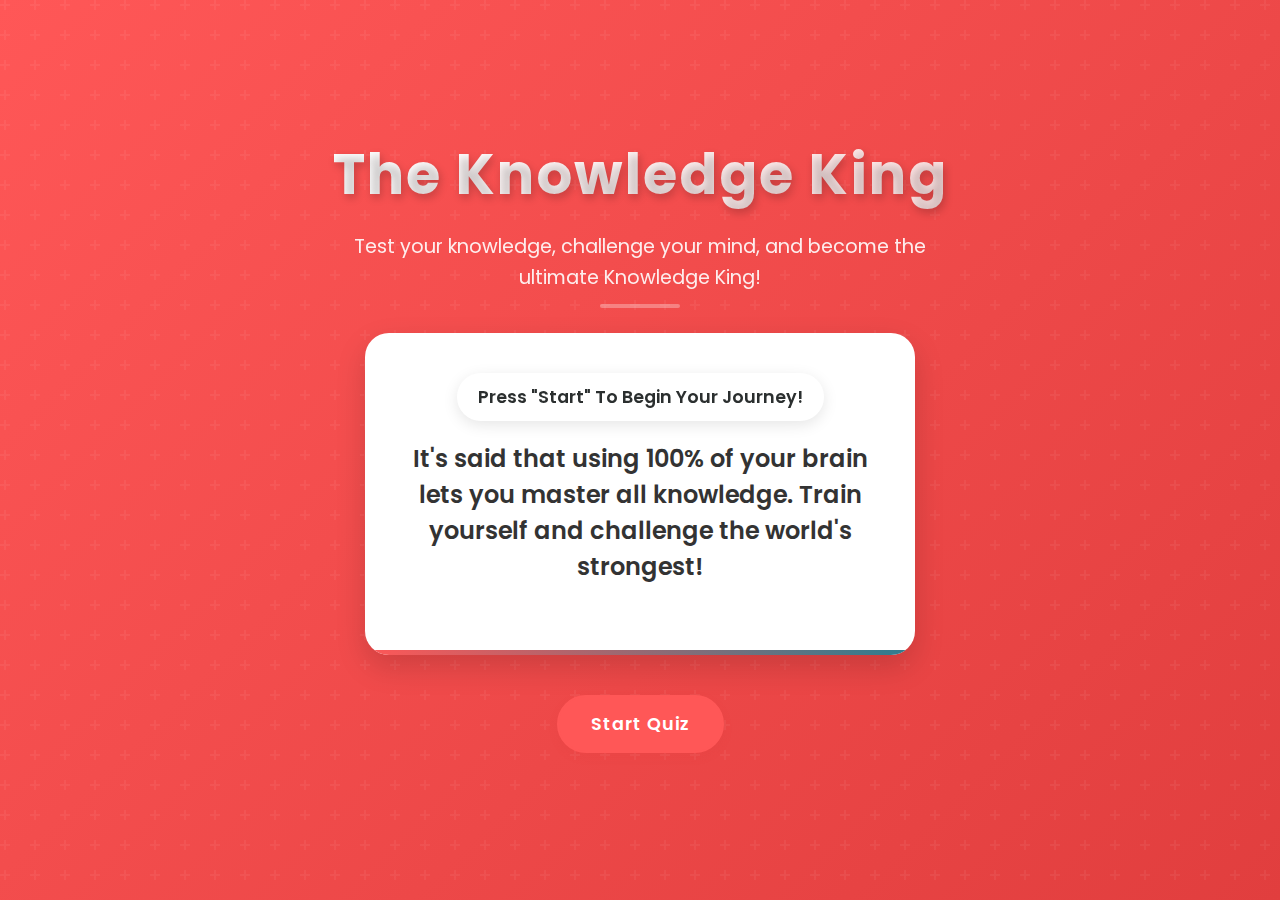
<file: game/knowledge_king.html>
<!DOCTYPE html>
<html lang="en">
<head>
    <meta charset="UTF-8">
    <meta name="viewport" content="width=device-width, initial-scale=1.0">
    <title>The Knowledge King</title>
    <link rel="preconnect" href="https://fonts.googleapis.com">
    <link rel="preconnect" href="https://fonts.gstatic.com" crossorigin>
    <link href="https://fonts.googleapis.com/css2?family=Poppins:wght@400;500;600;700&display=swap" rel="stylesheet">
    <script src="https://code.jquery.com/jquery-3.6.4.min.js"></script>
    <style>
        :root {
            --primary-color: #FF5757;
            --primary-light: #FF7676;
            --primary-dark: #E13E3E;
            --secondary-color: #2C7D90;
            --secondary-light: #5AACBD;
            --secondary-dark: #1A5B6A;
            --correct-color: #15D47B;
            --wrong-color: #FF2D6B;
            --text-light: #ffffff;
            --text-grey: #2b2f2f;
            --text-dark: #333333;
            --card-bg: #ffffff;
            --card-shadow: 0px 12px 30px rgba(0, 0, 0, 0.15);
        }

        * {
            margin: 0;
            padding: 0;
            box-sizing: border-box;
            font-family: 'Poppins', sans-serif;
        }

        body {
            background: linear-gradient(135deg, var(--primary-color) 0%, var(--primary-dark) 100%);
            background-attachment: fixed;
            padding: 30px 20px;
            text-align: center;
            color: var(--text-light);
            animation: fadeIn 1s ease;
            min-height: 100vh;
            display: flex;
            flex-direction: column;
            align-items: center;
            justify-content: center;
            position: relative;
            overflow-x: hidden;
        }

        body::before {
            content: "";
            position: absolute;
            top: 0;
            left: 0;
            width: 100%;
            height: 100%;
            background: url("data:image/svg+xml,%3Csvg width='60' height='60' viewBox='0 0 60 60' xmlns='http://www.w3.org/2000/svg'%3E%3Cg fill='none' fill-rule='evenodd'%3E%3Cg fill='%23ffffff' fill-opacity='0.05'%3E%3Cpath d='M36 34v-4h-2v4h-4v2h4v4h2v-4h4v-2h-4zm0-30V0h-2v4h-4v2h4v4h2V6h4V4h-4zM6 34v-4H4v4H0v2h4v4h2v-4h4v-2H6zM6 4V0H4v4H0v2h4v4h2V6h4V4H6z'/%3E%3C/g%3E%3C/g%3E%3C/svg%3E");
            z-index: -1;
        }

        @keyframes fadeIn {
            from { opacity: 0; }
            to { opacity: 1; }
        }

        @keyframes slideUp {
            from { transform: translateY(40px); opacity: 0; }
            to { transform: translateY(0); opacity: 1; }
        }

        @keyframes pulse {
            0% { transform: scale(1); }
            50% { transform: scale(1.05); }
            100% { transform: scale(1); }
        }

        .container {
            max-width: 800px;
            margin: 0 auto;
            padding: 20px;
        }

        .header {
            margin-bottom: 40px;
            position: relative;
        }

        .header::after {
            content: "";
            position: absolute;
            bottom: -15px;
            left: 50%;
            transform: translateX(-50%);
            width: 80px;
            height: 4px;
            background: rgba(255, 255, 255, 0.3);
            border-radius: 2px;
        }

        h1 {
            font-size: 3.5rem;
            font-weight: 700;
            letter-spacing: 2px;
            margin-bottom: 15px;
            text-shadow: 2px 4px 8px rgba(0, 0, 0, 0.2);
            background: linear-gradient(to right, #fff, #ffe3e3);
            -webkit-background-clip: text;
            -webkit-text-fill-color: transparent;
            animation: pulse 3s infinite ease-in-out;
        }

        .tagline {
            font-size: 1.2rem;
            opacity: 0.9;
            max-width: 600px;
            margin: 0 auto 20px;
            line-height: 1.6;
        }

        .card {
            max-width: 550px;
            width: 100%;
            padding: 40px 35px;
            border-radius: 24px;
            margin: 25px auto;
            color: var(--secondary-color);
            background: var(--card-bg);
            box-shadow: var(--card-shadow);
            transition: all 0.4s cubic-bezier(0.175, 0.885, 0.32, 1.275);
            animation: slideUp 0.7s ease forwards;
            position: relative;
            overflow: hidden;
        }

        .card::after {
            content: "";
            position: absolute;
            bottom: 0;
            left: 0;
            width: 100%;
            height: 5px;
            background: linear-gradient(to right, var(--primary-color), var(--secondary-color));
        }

        .card:hover {
            transform: translateY(-8px);
            box-shadow: 0px 18px 35px rgba(0, 0, 0, 0.25);
        }

        .btn {
            background: var(--card-bg);
            border: 2px solid var(--primary-color);
            border-radius: 30px;
            padding: 14px 32px;
            margin: 15px;
            font-weight: 600;
            font-size: 1.1rem;
            color: var(--primary-color);
            cursor: pointer;
            transition: all 0.3s cubic-bezier(0.175, 0.885, 0.32, 1.275);
            outline: none;
            position: relative;
            overflow: hidden;
            box-shadow: 0 4px 10px rgba(225, 62, 62, 0.1);
        }

        .btn::before {
            content: '';
            position: absolute;
            top: 0;
            left: -100%;
            width: 100%;
            height: 100%;
            background: linear-gradient(90deg, transparent, rgba(255, 255, 255, 0.2), transparent);
            transition: 0.5s;
        }

        .btn:hover::before {
            left: 100%;
        }

        .btn:hover, .btn:focus {
            background: var(--primary-color);
            color: var(--text-light);
            transform: scale(1.05) translateY(-3px);
            box-shadow: 0 8px 20px rgba(225, 62, 62, 0.4);
        }

        .btn:active {
            transform: scale(0.98) translateY(0);
            box-shadow: 0 2px 8px rgba(225, 62, 62, 0.3);
        }

        .btn-primary {
            background: var(--primary-color);
            color: var(--text-light);
            letter-spacing: 1px;
        }

        .btn-primary:hover {
            background: var(--primary-dark);
            border-color: var(--primary-dark);
        }

        .option {
            background-color: rgba(44, 125, 144, 0.05);
            border: 2px solid var(--secondary-light);
            color: var(--secondary-color);
            border-radius: 16px;
            padding: 18px;
            margin: 14px 0;
            width: 100%;
            font-size: 1.1rem;
            font-weight: 500;
            text-align: left;
            transition: all 0.4s cubic-bezier(0.215, 0.61, 0.355, 1);
            cursor: pointer;
            display: flex;
            align-items: center;
            position: relative;
            overflow: hidden;
        }

        .option:before {
            content: "";
            display: inline-block;
            width: 24px;
            height: 24px;
            border: 2px solid var(--secondary-light);
            border-radius: 50%;
            margin-right: 14px;
            flex-shrink: 0;
            transition: all 0.3s ease;
        }

        .option:hover {
            background: rgba(90, 172, 189, 0.15);
            transform: translateX(8px);
            border-color: var(--secondary-color);
        }

        .option:focus {
            outline: none;
            box-shadow: 0 0 0 3px rgba(44, 125, 144, 0.2);
        }

        .red {
            background-color: var(--wrong-color) !important;
            border-color: var(--wrong-color) !important;
            color: var(--text-light) !important;
            animation: shake 0.5s cubic-bezier(.36,.07,.19,.97) both;
        }

        @keyframes shake {
            10%, 90% { transform: translateX(-2px); }
            20%, 80% { transform: translateX(3px); }
            30%, 50%, 70% { transform: translateX(-5px); }
            40%, 60% { transform: translateX(5px); }
        }

        .green {
            background-color: var(--correct-color) !important;
            border-color: var(--correct-color) !important;
            color: var(--text-light) !important;
            animation: pulse 1s ease;
        }

        .red:before, .green:before {
            border-color: var(--text-light);
            background-color: rgba(255, 255, 255, 0.2);
        }

        #counter {
            background: rgba(255, 255, 255, 0.15);
            color: var(--text-grey);
            font-size: 1.1rem;
            font-weight: 600;
            padding: 10px 20px;
            border-radius: 30px;
            display: inline-block;
            margin-bottom: 20px;
            box-shadow: 0 4px 15px rgba(0, 0, 0, 0.1);
            backdrop-filter: blur(5px);
            -webkit-backdrop-filter: blur(5px);
            border: 1px solid rgba(255, 255, 255, 0.1);
        }

        #content {
            font-size: 1.5rem;
            font-weight: 600;
            margin-bottom: 30px;
            color: var(--text-dark);
            line-height: 1.5;
            transition: opacity 0.3s ease;
        }

        #result {
            display: none;
        }

        #rank {
            list-style-position: inside;
            padding: 15px 0;
            text-align: left;
        }

        #rank li {
            font-size: 1.1rem;
            padding: 14px 18px;
            margin: 10px 0;
            border-radius: 12px;
            background: rgba(90, 154, 168, 0.1);
            animation: fadeIn 0.5s ease forwards;
            display: flex;
            justify-content: space-between;
            box-shadow: 0 2px 8px rgba(0, 0, 0, 0.05);
            border-left: 4px solid transparent;
            transition: all 0.3s ease;
        }

        #rank li:hover {
            transform: translateX(5px);
            box-shadow: 0 4px 12px rgba(0, 0, 0, 0.1);
        }

        #rank li:nth-child(1) {
            background: linear-gradient(45deg, #FFD700, #FFC107);
            color: #333;
            font-weight: 700;
            box-shadow: 0 5px 15px rgba(255, 215, 0, 0.4);
            border-left-color: #FFA000;
        }

        #rank li:nth-child(2) {
            background: linear-gradient(45deg, #C0C0C0, #E0E0E0);
            color: #333;
            font-weight: 600;
            box-shadow: 0 5px 15px rgba(192, 192, 192, 0.3);
            border-left-color: #A0A0A0;
        }

        #rank li:nth-child(3) {
            background: linear-gradient(45deg, #CD7F32, #D2691E);
            color: #fff;
            font-weight: 600;
            box-shadow: 0 5px 15px rgba(210, 105, 30, 0.3);
            border-left-color: #8B4513;
        }

        .progress-container {
            width: 100%;
            background: rgba(255, 255, 255, 0.2);
            border-radius: 20px;
            height: 10px;
            margin: 25px 0;
            overflow: hidden;
            box-shadow: inset 0 2px 5px rgba(0, 0, 0, 0.1);
        }

        .progress-bar {
            height: 100%;
            width: 0%;
            background: linear-gradient(to right, var(--secondary-light), var(--primary-light));
            transition: width 0.5s cubic-bezier(0.22, 1, 0.36, 1);
            box-shadow: 0 0 5px rgba(255, 255, 255, 0.5);
        }

        #score {
            font-size: 2rem;
            font-weight: 700;
            margin-bottom: 25px;
            color: var(--secondary-dark);
            text-shadow: 1px 1px 2px rgba(0, 0, 0, 0.1);
        }

        .actions {
            display: flex;
            justify-content: center;
            flex-wrap: wrap;
            gap: 10px;
        }

        .hidden {
            display: none;
        }

        .result-summary {
            display: flex;
            justify-content: space-around;
            margin: 25px 0;
            background: rgba(44, 125, 144, 0.05);
            padding: 20px;
            border-radius: 16px;
        }

        .result-stat {
            text-align: center;
            position: relative;
        }

        .result-stat:first-child::after {
            content: "";
            position: absolute;
            right: -30px;
            top: 50%;
            transform: translateY(-50%);
            width: 1px;
            height: 80%;
            background: rgba(44, 125, 144, 0.2);
        }

        .result-value {
            font-size: 2.2rem;
            font-weight: 700;
            display: block;
            color: var(--primary-dark);
            margin-bottom: 5px;
        }

        .result-label {
            font-size: 0.95rem;
            opacity: 0.85;
            letter-spacing: 0.5px;
        }

        @media (max-width: 576px) {
            h1 {
                font-size: 2.5rem;
            }
            .card {
                padding: 30px 25px;
            }
            .option {
                padding: 14px;
                font-size: 1rem;
            }
            #content {
                font-size: 1.3rem;
            }
            .btn {
                padding: 12px 25px;
                font-size: 1rem;
            }
            .result-summary {
                flex-direction: column;
                gap: 15px;
            }
            .result-stat:first-child::after {
                display: none;
            }
        }
    </style>
</head>
<body>
    <div class="container">
        <div class="header">
            <h1>The Knowledge King</h1>
            <p class="tagline">Test your knowledge, challenge your mind, and become the ultimate Knowledge King!</p>
        </div>
        
        <div class="card" id="quiz-card">
            <p id="counter">Press "Start" To Begin Your Journey!</p>
            <p id="content">It's said that using 100% of your brain lets you master all knowledge. Train yourself and challenge the world's strongest!</p>
            
            <div class="progress-container" id="progress-container" style="display: none;">
                <div class="progress-bar" id="progress-bar"></div>
            </div>
            
            <button id="a" class="option" style="display:none;"></button>
            <button id="b" class="option" style="display:none;"></button>
            <button id="c" class="option" style="display:none;"></button>
            <button id="d" class="option" style="display:none;"></button>
        </div>
        
        <div class="actions">
            <button id="start" class="btn btn-primary">Start Quiz</button>
            <button id="next" class="btn" style="display:none;">Next Question</button>
            <button id="get-result" class="btn" style="display:none;">Show Results</button>
        </div>
        
        <div id="result" class="card">
            <p id="score">Your Results</p>
            
            <div class="result-summary">
                <div class="result-stat">
                    <span class="result-value" id="correct-answers">0</span>
                    <span class="result-label">Correct Answers</span>
                </div>
                <div class="result-stat">
                    <span class="result-value" id="accuracy">0%</span>
                    <span class="result-label">Accuracy</span>
                </div>
            </div>
            
            <h3>Leaderboard</h3>
            <ol id="rank"></ol>
            
            <button id="play-again" class="btn btn-primary" style="margin-top: 20px;">Play Again</button>
        </div>
    </div>
    <script>
        const question = [
          {
            "content": "Water freezes below what temperature in Celsius?",
            "a": "20°C",
            "b": "30°C", 
            "c": "0°C",
            "d": "10°C",
            "answer": "c"
          },
          {
            "content": "How many natural satellites does Earth currently have?",
            "a": "Hundreds of thousands",
            "b": "Uncountable",
            "c": "One",
            "d": "Millions",
            "answer": "c"
          },
          {
            "content": "Which celestial body was reclassified and no longer considered a planet?",
            "a": "Neptune",
            "b": "Saturn",
            "c": "Pluto",
            "d": "Uranus",
            "answer": "c"
          },
          {
            "content": "How many faces does a triangular pyramid have?",
            "a": "3",
            "b": "6",
            "c": "5",
            "d": "4",
            "answer": "d"
          },
          {
            "content": "How many faces does a triangular prism have?",
            "a": "5",
            "b": "4",
            "c": "3",
            "d": "2",
            "answer": "a"
          },
          {
            "content": "How many faces does a quadrangular prism have?",
            "a": "6",
            "b": "5",
            "c": "4",
            "d": "3",
            "answer": "a"
          },
          
          {
            "content": "'The Big Apple' refers to which city?",
            "a": "Paris",
            "b": "New York",
            "c": "Tokyo",
            "d": "Hong Kong",
            "answer": "b"
          },
          {
            "content": "The Normandy landings during World War II occurred in which country?",
            "a": "France",
            "b": "United States",
            "c": "Spain", 
            "d": "Netherlands",
            "answer": "a"
          },
          {
            "content": "What is the known maximum depth of the Earth's oceans?",
            "a": "5500 meters",
            "b": "22000 meters",
            "c": "11000 meters",
            "d": "8800 meters",
            "answer": "c"
          },
          
          {
            "content": "What is the largest feline species in the world?",
            "a": "Bengal tiger",
            "b": "Siberian tiger",
            "c": "African lion",
            "d": "Jaguar",
            "answer": "b"
          },
          {
            "content": "Why do snakes frequently stick out their tongues?",
            "a": "To cool down",
            "b": "To find prey",
            "c": "To aid movement",
            "d": "To help breathing",
            "answer": "b"
          },
          {
            "content": "Which vitamin helps blood clot?",
            "a": "Vitamin D",
            "b": "Vitamin C",
            "c": "Vitamin A",
            "d": "Vitamin K",
            "answer": "d"
          },
          {
            "content": "What is the main component of gastric acid?",
            "a": "Hydrochloric acid",
            "b": "Sulfuric acid",
            "c": "Citric acid",
            "d": "Amino acid",
            "answer": "a"
          },
          {
            "content": "Which fruit is known as the 'King of Fruits'?",
            "a": "Orange",
            "b": "Apple",
            "c": "Durian",
            "d": "Watermelon",
            "answer": "c"
          },
          
          {
            "content": "In the Harry Potter series, what do you call a non-magical person?",
            "a": "Cucumber",
            "b": "Pumpkin",
            "c": "Muggle",
            "d": "Loofah",
            "answer": "c"
          },
          {
            "content": "Who composed the opera 'The Marriage of Figaro'?",
            "a": "Mozart",
            "b": "Beethoven",
            "c": "Bach",
            "d": "Tchaikovsky",
            "answer": "a"
          },
          {
            "content": "What is the chemical formula for water?", 
            "a": "H2O",
            "b": "CO2",
            "c": "O2",
            "d": "H2O2",
            "answer": "a"
          },
          {
            "content": "Which of these is NOT a primary color?",
            "a": "Red",
            "b": "Blue",
            "c": "Green",
            "d": "Yellow",
            "answer": "d"
          },
          {
            "content": "How many sides does a hexagon have?",
            "a": "4",
            "b": "5",
            "c": "6",
            "d": "8",
            "answer": "c"
          },
          {
            "content": "Which planet is closest to the Sun?",
            "a": "Earth",
            "b": "Venus",
            "c": "Mars",
            "d": "Mercury",
            "answer": "d"
          },
          {
            "content": "What is 7 × 8?",
            "a": "54",
            "b": "56",
            "c": "48",
            "d": "64",
            "answer": "b"
          },
          
          {
            "content": "Which of these is NOT a continent?",
            "a": "Europe",
            "b": "Africa",
            "c": "Greenland",
            "d": "Australia",
            "answer": "c"
          },
          {
            "content": "Which ocean is the largest?",
            "a": "Atlantic",
            "b": "Indian",
            "c": "Arctic",
            "d": "Pacific",
            "answer": "d"
          },
          {
            "content": "In which continent is the Sahara Desert located?",
            "a": "Africa",
            "b": "Asia",
            "c": "South America",
            "d": "Australia",
            "answer": "a"
          },
          
          {
            "content": "Which of these animals lays eggs?",
            "a": "Dolphin",
            "b": "Penguin",
            "c": "Elephant",
            "d": "Monkey",
            "answer": "b"
          },
          {
            "content": "What covers most of Earth's surface?",
            "a": "Land",
            "b": "Ice",
            "c": "Water",
            "d": "Forest",
            "answer": "c"
          },
          
          {
            "content": "Which of these is used to write on a blackboard?",
            "a": "Pen",
            "b": "Pencil",
            "c": "Marker",
            "d": "Chalk",
            "answer": "d"
          },
          {
            "content": "How many hours are in a day?",
            "a": "12",
            "b": "24",
            "c": "36",
            "d": "48",
            "answer": "b"
          },
          {
            "content": "What is the most common blood type in humans?",
            "a": "O",
            "b": "A",
            "c": "B",
            "d": "AB",
            "answer": "a"
          },
          {
            "content": "Which of these is NOT a season?",
            "a": "Winter",
            "b": "Autumn",
            "c": "Monsoon",
            "d": "Summer",
            "answer": "c"
          },
          {
            "content": "What is the most spoken language in the world?",
            "a": "English",
            "b": "Spanish",
            "c": "Mandarin Chinese",
            "d": "Hindi",
            "answer": "c"
          },
          {
            "content": "How many sides does a triangle have?",
            "a": "2",
            "b": "3",
            "c": "4",
            "d": "5",
            "answer": "b"
          },
          {
            "content": "What is the main ingredient in bread?",
            "a": "Flour",
            "b": "Sugar",
            "c": "Eggs",
            "d": "Milk",
            "answer": "a"
          },
          {
            "content": "Which of these is NOT a color of the rainbow?",
            "a": "Red",
            "b": "Brown",
            "c": "Blue",
            "d": "Green",
            "answer": "b"
          },
          {
            "content": "What is 2 + 2?",
            "a": "3",
            "b": "4",
            "c": "5",
            "d": "6",
            "answer": "b"
          },
          {
            "content": "What organ pumps blood through the body?",
            "a": "Liver",
            "b": "Lung",
            "c": "Heart",
            "d": "Brain",
            "answer": "c"
          },
          {
            "content": "Which animal is known as 'man's best friend'?",
            "a": "Cat",
            "b": "Horse",
            "c": "Dog",
            "d": "Rabbit",
            "answer": "c"
          },
          {
            "content": "How many days are in a week?",
            "a": "5",
            "b": "6",
            "c": "7",
            "d": "8",
            "answer": "c"
          },
          {
            "content": "Which of these is a fruit?",
            "a": "Carrot",
            "b": "Potato",
            "c": "Apple",
            "d": "Broccoli",
            "answer": "c"
          },
          {
            "content": "What is the capital of France?",
            "a": "Rome",
            "b": "Berlin",
            "c": "London",
            "d": "Paris",
            "answer": "d"
          }
        ];
        
        let shuffledQuestions = [];
        let answer;
        let scoreVal = 0;
        let counter = 0;
        let totalQuestions = 10;
        let questionsAnswered = 0;
        let userName = "";
        let userAnswers = [];
        
        $(document).ready(function () {
            $("#start").click(start);
            $(".option").click(answerQuestion);
            $("#next").click(showQuestion);
            $("#get-result").click(gameover);
            $("#play-again").click(() => location.reload());
            
            if (typeof DB === 'undefined') {
                window.DB = {
                    table: function(name) {
                        return {
                            create: function(data) {
                                console.log("Creating record:", data);
                                let records = JSON.parse(localStorage.getItem('quiz_records') || '[]');
                                records.push(data);
                                localStorage.setItem('quiz_records', JSON.stringify(records));
                            },
                            read: function(query, options, callback) {
                                console.log("Reading records with options:", options);
                                // Mock implementation
                                let records = JSON.parse(localStorage.getItem('quiz_records') || '[]');
                                records.sort((a, b) => b.score - a.score);
                                callback(records);
                            }
                        };
                    }
                };
            }
        });
        
        function start() {
            userName = prompt("Enter your name to become The Knowledge King:", "");
            
            if (!userName || userName.trim() === "") {
                userName = "Anonymous Player " + Math.floor(Math.random() * 1000);
            }
            
            $("#start").hide();
            $(".option").show();
            $("#progress-container").show();
            
            shuffledQuestions = [...question].sort(() => Math.random() - 0.5);
            shuffledQuestions = shuffledQuestions.slice(0, totalQuestions);
            
            showQuestion();
        }
        
        function showQuestion() {
            $("#next").hide();
            $(".option").removeClass("red green");
            $(".option").attr("disabled", false);
            
            if (counter >= shuffledQuestions.length) {
                gameover();
                return;
            }
            
            var q = shuffledQuestions[counter];
            counter += 1;
            
            const progressPercentage = (counter / totalQuestions) * 100;
            $("#progress-bar").css("width", progressPercentage + "%");
            
            $("#counter").text(`Question ${counter} of ${totalQuestions}`);
            $("#content").text(q.content);
            $("#a").text(q.a);
            $("#b").text(q.b);
            $("#c").text(q.c);
            $("#d").text(q.d);
            
            answer = q.answer;
            
            $("#content").css("opacity", "0");
            $(".option").css("opacity", "0");
            
            setTimeout(() => {
                $("#content").css("opacity", "1");
                $(".option").css("opacity", "1");
            }, 100);
        }
        
        function answerQuestion() {
            questionsAnswered++;
            var option = $(this).attr("id");
            $(".option").attr("disabled", true);
            
            userAnswers.push({
                question: $("#content").text(),
                userAnswer: option,
                correctAnswer: answer,
                isCorrect: option === answer
            });
        
            if (option === answer) {
                scoreVal += 1;
                $(this).addClass("green");
            } else {
                $(this).addClass("red");
                $(`#${answer}`).addClass("green");
            }
        
            if (counter < totalQuestions) {
                $("#next").show();
            } else {
                $("#get-result").show();
            }
        }
        
        function gameover() {
            const record = DB.table("record");
            record.create({
                name: userName,
                score: scoreVal,
                date: new Date().toLocaleDateString()
            });
            
            record.read({}, {
                $orderBy: {
                    score: -1
                }
            }, showResult);
        }
        
        function showResult(data) {
            $("#quiz-card").hide();
            $("#next").hide();
            $("#get-result").hide();
            $("#result").show();
            
            const accuracy = questionsAnswered > 0 
                ? Math.round((scoreVal / questionsAnswered) * 100) 
                : 0;
            
            $("#score").text(`${userName}'s Results`);
            $("#correct-answers").text(scoreVal);
            $("#accuracy").text(accuracy + "%");
            
            $("#rank").empty();
            
            data.forEach((d, index) => {
                const listItem = $(`<li style="animation-delay: ${index * 0.1}s">
                    <span>${d.name}</span>
                    <span>${d.score} points</span>
                </li>`);
                $("#rank").append(listItem);
            });
            
            $("#play-again").show();
        }
    </script>
</body>
</html>
</file>
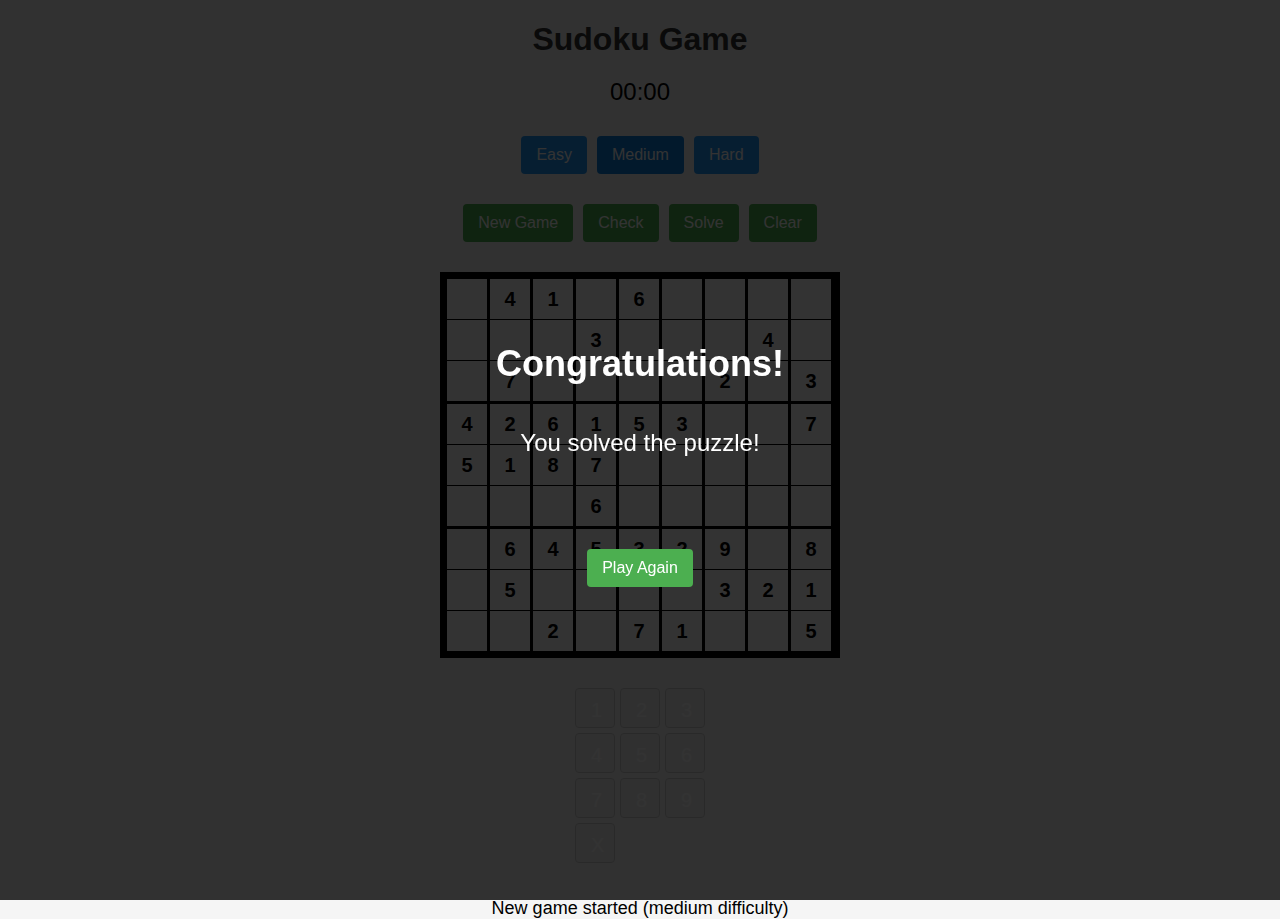
<file: game/sudoku.html>
<!DOCTYPE html>
<html lang="en">
<head>
    <meta charset="UTF-8">
    <meta name="viewport" content="width=device-width, initial-scale=1.0">
    <title>Sudoku Game</title>
    <style>
        body {
            font-family: 'Arial', sans-serif;
            display: flex;
            flex-direction: column;
            align-items: center;
            justify-content: center;
            min-height: 100vh;
            margin: 0;
            background-color: #f5f5f5;
        }
        
        h1 {
            color: #333;
            margin-bottom: 20px;
        }
        
        .game-container {
            display: flex;
            flex-direction: column;
            align-items: center;
            gap: 20px;
        }
        
        .controls {
            display: flex;
            gap: 10px;
            margin-bottom: 10px;
        }
        
        button {
            padding: 10px 15px;
            background-color: #4CAF50;
            color: white;
            border: none;
            border-radius: 4px;
            cursor: pointer;
            font-size: 16px;
            transition: background-color 0.3s;
        }
        
        button:hover {
            background-color: #45a049;
        }
        
        .difficulty {
            display: flex;
            gap: 10px;
            margin-bottom: 10px;
        }
        
        .difficulty button {
            background-color: #2196F3;
        }
        
        .difficulty button:hover {
            background-color: #0b7dda;
        }
        
        .sudoku-board {
            display: grid;
            grid-template-columns: repeat(9, 1fr);
            grid-gap: 1px;
            padding: 5px;
            background-color: #000;
            border: 2px solid #000;
        }
        
        .cell {
            width: 40px;
            height: 40px;
            display: flex;
            align-items: center;
            justify-content: center;
            background-color: #fff;
            font-size: 20px;
            cursor: pointer;
            user-select: none;
            position: relative;
        }
        
        .cell.highlight {
            background-color: #f0f0f0;
        }
        
        .cell.selected {
            background-color: #bbdefb;
        }
        
        .cell.fixed {
            font-weight: bold;
            color: #000;
        }
        
        .cell.user-input {
            color: #2196F3;
        }
        
        .cell.error {
            color: #f44336;
        }
        
        /* Add borders to separate 3x3 boxes */
        .cell:nth-child(3n) {
            border-right: 2px solid #000;
        }
        
        .cell:nth-child(9n) {
            border-right: none;
        }
        
        .sudoku-board > .cell:nth-child(n+19):nth-child(-n+27),
        .sudoku-board > .cell:nth-child(n+46):nth-child(-n+54) {
            border-bottom: 2px solid #000;
        }
        
        .number-pad {
            display: grid;
            grid-template-columns: repeat(3, 1fr);
            grid-gap: 5px;
            margin-top: 10px;
        }
        
        .number-btn {
            width: 40px;
            height: 40px;
            font-size: 20px;
            background-color: #f1f1f1;
            border: 1px solid #ccc;
            cursor: pointer;
        }
        
        .number-btn:hover {
            background-color: #e0e0e0;
        }
        
        .status {
            margin-top: 15px;
            font-size: 18px;
        }
        
        .timer {
            font-size: 24px;
            margin-bottom: 10px;
        }
        
        .hidden {
            display: none;
        }
        
        .victory-message {
            position: fixed;
            top: 0;
            left: 0;
            width: 100%;
            height: 100%;
            background-color: rgba(0, 0, 0, 0.8);
            display: flex;
            flex-direction: column;
            align-items: center;
            justify-content: center;
            color: white;
            font-size: 24px;
            z-index: 100;
        }
        
        .victory-message h2 {
            font-size: 36px;
            margin-bottom: 20px;
        }
        
        .victory-message button {
            margin-top: 20px;
        }
    </style>
</head>
<body>
    <h1>Sudoku Game</h1>
    
    <div class="game-container">
        <div class="timer">00:00</div>
        
        <div class="difficulty">
            <button id="easy">Easy</button>
            <button id="medium">Medium</button>
            <button id="hard">Hard</button>
        </div>
        
        <div class="controls">
            <button id="new-game">New Game</button>
            <button id="check">Check</button>
            <button id="solve">Solve</button>
            <button id="clear">Clear</button>
        </div>
        
        <div class="sudoku-board" id="board"></div>
        
        <div class="number-pad">
            <button class="number-btn">1</button>
            <button class="number-btn">2</button>
            <button class="number-btn">3</button>
            <button class="number-btn">4</button>
            <button class="number-btn">5</button>
            <button class="number-btn">6</button>
            <button class="number-btn">7</button>
            <button class="number-btn">8</button>
            <button class="number-btn">9</button>
            <button class="number-btn">X</button>
        </div>
        
        <div class="status" id="status"></div>
    </div>
    
    <div class="victory-message hidden" id="victory">
        <h2>Congratulations!</h2>
        <p>You solved the puzzle!</p>
        <p id="victory-time"></p>
        <button id="play-again">Play Again</button>
    </div>
    
    <script>
        // Game state variables
        let board = [];
        let solution = [];
        let selectedCell = null;
        let difficulty = 'medium';
        let startTime = null;
        let timerInterval = null;
        let gameActive = false;
        
        // DOM elements
        const boardElement = document.getElementById('board');
        const statusElement = document.getElementById('status');
        const timerElement = document.querySelector('.timer');
        const victoryElement = document.getElementById('victory');
        const victoryTimeElement = document.getElementById('victory-time');
        const easyButton = document.getElementById('easy');
        const mediumButton = document.getElementById('medium');
        const hardButton = document.getElementById('hard');
        const newGameButton = document.getElementById('new-game');
        const checkButton = document.getElementById('check');
        const solveButton = document.getElementById('solve');
        const clearButton = document.getElementById('clear');
        const numberButtons = document.querySelectorAll('.number-btn');
        const playAgainButton = document.getElementById('play-again');
        
        // Difficulty settings (number of cells to reveal)
        const difficultySettings = {
            easy: 45,
            medium: 35,
            hard: 25
        };
        
        // Initialize the game
        function initGame() {
            createEmptyBoard();
            renderBoard();
            
            // Add event listeners
            boardElement.addEventListener('click', handleCellClick);
            numberButtons.forEach(btn => {
                btn.addEventListener('click', handleNumberClick);
            });
            
            easyButton.addEventListener('click', () => setDifficulty('easy'));
            mediumButton.addEventListener('click', () => setDifficulty('medium'));
            hardButton.addEventListener('click', () => setDifficulty('hard'));
            newGameButton.addEventListener('click', startNewGame);
            checkButton.addEventListener('click', checkSolution);
            solveButton.addEventListener('click', showSolution);
            clearButton.addEventListener('click', clearBoard);
            playAgainButton.addEventListener('click', startNewGame);
            
            // Set initial difficulty
            setDifficulty('medium');
            
            // Start a new game
            startNewGame();
        }
        
        // Create an empty 9x9 board
        function createEmptyBoard() {
            board = Array(9).fill().map(() => Array(9).fill(0));
            solution = Array(9).fill().map(() => Array(9).fill(0));
        }
        
        // Render the board on the UI
        function renderBoard() {
            boardElement.innerHTML = '';
            
            for (let row = 0; row < 9; row++) {
                for (let col = 0; col < 9; col++) {
                    const cell = document.createElement('div');
                    cell.className = 'cell';
                    cell.dataset.row = row;
                    cell.dataset.col = col;
                    
                    const value = board[row][col];
                    if (value !== 0) {
                        cell.textContent = value;
                        if (cell.classList.contains('user-input')) {
                            cell.classList.add('user-input');
                        } else {
                            cell.classList.add('fixed');
                        }
                    }
                    
                    boardElement.appendChild(cell);
                }
            }
        }
        
        // Set game difficulty
        function setDifficulty(level) {
            difficulty = level;
            
            // Update UI to show selected difficulty
            easyButton.style.backgroundColor = level === 'easy' ? '#0b7dda' : '#2196F3';
            mediumButton.style.backgroundColor = level === 'medium' ? '#0b7dda' : '#2196F3';
            hardButton.style.backgroundColor = level === 'hard' ? '#0b7dda' : '#2196F3';
            
            statusElement.textContent = `Difficulty set to ${level}`;
        }
        
        // Start a new game
        function startNewGame() {
            // Reset variables
            createEmptyBoard();
            resetTimer();
            
            // Generate a solved board
            generateSolution();
            
            // Create a puzzle based on the solution and difficulty
            createPuzzle();
            
            // Render the board
            renderBoard();
            
            // Start the timer
            startTimer();
            
            // Set game as active
            gameActive = true;
            
            // Hide victory screen if visible
            victoryElement.classList.add('hidden');
            
            statusElement.textContent = `New game started (${difficulty} difficulty)`;
        }
        
        // Generate a solution using backtracking algorithm
        function generateSolution() {
            // First, fill the diagonal boxes which are independent of each other
            fillDiagonalBoxes();
            
            // Fill the rest of the board using backtracking
            solveSudoku(solution);
            
            // Copy the solution to the board
            for (let row = 0; row < 9; row++) {
                for (let col = 0; col < 9; col++) {
                    board[row][col] = solution[row][col];
                }
            }
        }
        
        // Fill diagonal 3x3
        function fillDiagonalBoxes() {
            for (let box = 0; box < 9; box += 3) {
                fillBox(box, box);
            }
        }
        
        // Fill a 3x3 box with random values
        function fillBox(row, col) {
            const nums = [1, 2, 3, 4, 5, 6, 7, 8, 9];
            shuffleArray(nums);
            
            let index = 0;
            for (let i = 0; i < 3; i++) {
                for (let j = 0; j < 3; j++) {
                    solution[row + i][col + j] = nums[index++];
                }
            }
        }
        
        // Shuffle array using Fisher-Yates algorithm
        function shuffleArray(array) {
            for (let i = array.length - 1; i > 0; i--) {
                const j = Math.floor(Math.random() * (i + 1));
                [array[i], array[j]] = [array[j], array[i]];
            }
            return array;
        }
        
        // Solve the Sudoku puzzle using backtracking
        function solveSudoku(board) {
            for (let row = 0; row < 9; row++) {
                for (let col = 0; col < 9; col++) {
                    // Find an empty cell
                    if (board[row][col] === 0) {
                        // Try each number 1-9
                        for (let num = 1; num <= 9; num++) {
                            if (isValidPlacement(board, row, col, num)) {
                                board[row][col] = num;
                                
                                // Recursively try to solve the rest of the board
                                if (solveSudoku(board)) {
                                    return true;
                                }
                                
                                // If we couldn't solve, backtrack
                                board[row][col] = 0;
                            }
                        }
                        // No valid number found for this cell
                        return false;
                    }
                }
            }
            // All cells filled
            return true;
        }
        
        // Check if a number can be placed in a cell
        function isValidPlacement(board, row, col, num) {
            // Check row
            for (let c = 0; c < 9; c++) {
                if (board[row][c] === num) {
                    return false;
                }
            }
            
            // Check column
            for (let r = 0; r < 9; r++) {
                if (board[r][col] === num) {
                    return false;
                }
            }
            
            // Check 3x3 box
            const boxRow = Math.floor(row / 3) * 3;
            const boxCol = Math.floor(col / 3) * 3;
            
            for (let r = 0; r < 3; r++) {
                for (let c = 0; c < 3; c++) {
                    if (board[boxRow + r][boxCol + c] === num) {
                        return false;
                    }
                }
            }
            
            return true;
        }
        
        // Create a puzzle by removing some numbers from the solution
        function createPuzzle() {
            const cellsToRemove = 81 - difficultySettings[difficulty];
            
            // Create a copy of the solution
            for (let row = 0; row < 9; row++) {
                for (let col = 0; col < 9; col++) {
                    board[row][col] = solution[row][col];
                }
            }
            
            // Create a list of all positions
            const positions = [];
            for (let row = 0; row < 9; row++) {
                for (let col = 0; col < 9; col++) {
                    positions.push({ row, col });
                }
            }
            
            // Shuffle the positions
            shuffleArray(positions);
            
            // Remove cells
            let removed = 0;
            for (const pos of positions) {
                const { row, col } = pos;
                const temp = board[row][col];
                board[row][col] = 0;
                
                // Make sure the puzzle still has a unique solution
                if (removed < cellsToRemove) {
                    removed++;
                } else {
                    // Restore the number if we've removed enough cells
                    board[row][col] = temp;
                }
            }
        }
        
        // Handle cell click
        function handleCellClick(event) {
            if (!gameActive) return;
            
            const cell = event.target;
            if (!cell.classList.contains('cell')) return;
            
            const row = parseInt(cell.dataset.row);
            const col = parseInt(cell.dataset.col);
            
            // Don't allow modifying fixed cells
            if (cell.classList.contains('fixed')) return;
            
            // Remove selection from previously selected cell
            if (selectedCell) {
                selectedCell.classList.remove('selected');
            }
            
            // Select the current cell
            selectedCell = cell;
            cell.classList.add('selected');
        }
        
        // Handle number click from number pad
        function handleNumberClick(event) {
            if (!gameActive || !selectedCell) return;
            
            const number = event.target.textContent;
            const row = parseInt(selectedCell.dataset.row);
            const col = parseInt(selectedCell.dataset.col);
            
            // Clear the cell if 'X' is clicked
            if (number === 'X') {
                board[row][col] = 0;
                selectedCell.textContent = '';
                selectedCell.classList.remove('user-input', 'error');
                return;
            }
            
            // Set the number in the board and UI
            const value = parseInt(number);
            board[row][col] = value;
            selectedCell.textContent = value;
            selectedCell.classList.add('user-input');
            selectedCell.classList.remove('error');
            
            // Check if the board is completed
            if (isBoardFull()) {
                if (checkBoardValidity()) {
                    gameComplete();
                }
            }
        }
        
        // Check if the solution is correct
        function checkSolution() {
            if (!gameActive) return;
            
            if (checkBoardValidity()) {
                statusElement.textContent = 'The current solution is valid!';
            } else {
                highlightErrors();
                statusElement.textContent = 'There are errors in your solution.';
            }
        }
        
        // Check if every cell in the board is filled
        function isBoardFull() {
            for (let row = 0; row < 9; row++) {
                for (let col = 0; col < 9; col++) {
                    if (board[row][col] === 0) {
                        return false;
                    }
                }
            }
            return true;
        }
        
        // Check if the board is valid
        function checkBoardValidity() {
            // Check each row
            for (let row = 0; row < 9; row++) {
                const rowValues = board[row].filter(val => val !== 0);
                if (new Set(rowValues).size !== rowValues.length) {
                    return false;
                }
            }
            
            // Check each column
            for (let col = 0; col < 9; col++) {
                const colValues = [];
                for (let row = 0; row < 9; row++) {
                    if (board[row][col] !== 0) {
                        colValues.push(board[row][col]);
                    }
                }
                if (new Set(colValues).size !== colValues.length) {
                    return false;
                }
            }
            
            // Check each 3x3 box
            for (let boxRow = 0; boxRow < 9; boxRow += 3) {
                for (let boxCol = 0; boxCol < 9; boxCol += 3) {
                    const boxValues = [];
                    for (let row = 0; row < 3; row++) {
                        for (let col = 0; col < 3; col++) {
                            const value = board[boxRow + row][boxCol + col];
                            if (value !== 0) {
                                boxValues.push(value);
                            }
                        }
                    }
                    if (new Set(boxValues).size !== boxValues.length) {
                        return false;
                    }
                }
            }
            
            return true;
        }
        
        // Highlight errors in the board
        function highlightErrors() {
            // Clear all error highlights
            const cells = document.querySelectorAll('.cell');
            cells.forEach(cell => cell.classList.remove('error'));
            
            // Check rows for duplicates
            for (let row = 0; row < 9; row++) {
                const seen = {};
                for (let col = 0; col < 9; col++) {
                    const value = board[row][col];
                    if (value !== 0) {
                        if (seen[value]) {
                            // Highlight duplicate in row
                            highlightCell(row, col, 'error');
                            seen[value].forEach(c => highlightCell(row, c, 'error'));
                        } else {
                            seen[value] = [col];
                        }
                    }
                }
            }
            
            // Check columns for duplicates
            for (let col = 0; col < 9; col++) {
                const seen = {};
                for (let row = 0; row < 9; row++) {
                    const value = board[row][col];
                    if (value !== 0) {
                        if (seen[value]) {
                            // Highlight duplicate in column
                            highlightCell(row, col, 'error');
                            seen[value].forEach(r => highlightCell(r, col, 'error'));
                        } else {
                            seen[value] = [row];
                        }
                    }
                }
            }
            
            // Check 3x3 boxes for duplicates
            for (let boxRow = 0; boxRow < 9; boxRow += 3) {
                for (let boxCol = 0; boxCol < 9; boxCol += 3) {
                    const seen = {};
                    for (let row = 0; row < 3; row++) {
                        for (let col = 0; col < 3; col++) {
                            const r = boxRow + row;
                            const c = boxCol + col;
                            const value = board[r][c];
                            if (value !== 0) {
                                if (seen[value]) {
                                    // Highlight duplicate in box
                                    highlightCell(r, c, 'error');
                                    seen[value].forEach(pos => highlightCell(pos.row, pos.col, 'error'));
                                } else {
                                    seen[value] = [{ row: r, col: c }];
                                }
                            }
                        }
                    }
                }
            }
        }
        
        // Helper to highlight a cell with a specific class
        function highlightCell(row, col, className) {
            const cell = document.querySelector(`.cell[data-row="${row}"][data-col="${col}"]`);
            if (cell) {
                cell.classList.add(className);
            }
        }
        
        // Show the solution
        function showSolution() {
            if (!gameActive) return;
            
            for (let row = 0; row < 9; row++) {
                for (let col = 0; col < 9; col++) {
                    board[row][col] = solution[row][col];
                }
            }
            
            renderBoard();
            gameActive = false;
            stopTimer();
            statusElement.textContent = 'Solution shown. Game over.';
        }
        
        // Clear the board (only user inputs)
        function clearBoard() {
            if (!gameActive) return;
            
            const cells = document.querySelectorAll('.cell');
            cells.forEach(cell => {
                if (!cell.classList.contains('fixed')) {
                    const row = parseInt(cell.dataset.row);
                    const col = parseInt(cell.dataset.col);
                    board[row][col] = 0;
                    cell.textContent = '';
                    cell.classList.remove('user-input', 'error');
                }
            });
            
            statusElement.textContent = 'Board cleared (only user inputs).';
        }
        
        // Start the timer
        function startTimer() {
            resetTimer();
            startTime = Date.now();
            timerInterval = setInterval(updateTimer, 1000);
        }
        
        // Update the timer display
        function updateTimer() {
            const elapsedTime = Math.floor((Date.now() - startTime) / 1000);
            const minutes = Math.floor(elapsedTime / 60).toString().padStart(2, '0');
            const seconds = (elapsedTime % 60).toString().padStart(2, '0');
            timerElement.textContent = `${minutes}:${seconds}`;
        }
        
        // Stop the timer
        function stopTimer() {
            clearInterval(timerInterval);
        }
        
        // Reset the timer
        function resetTimer() {
            stopTimer();
            timerElement.textContent = '00:00';
        }
        
        // Game complete
        function gameComplete() {
            gameActive = false;
            stopTimer();
            
            const elapsedTime = Math.floor((Date.now() - startTime) / 1000);
            const minutes = Math.floor(elapsedTime / 60);
            const seconds = elapsedTime % 60;
            
            victoryTimeElement.textContent = `Your time: ${minutes} minutes and ${seconds} seconds`;
            victoryElement.classList.remove('hidden');
            statusElement.textContent = 'Congratulations! You solved the puzzle!';
        }
        
        // Initialize the game when the page loads
        window.addEventListener('load', initGame);
    </script>
</body>
</html>
</file>
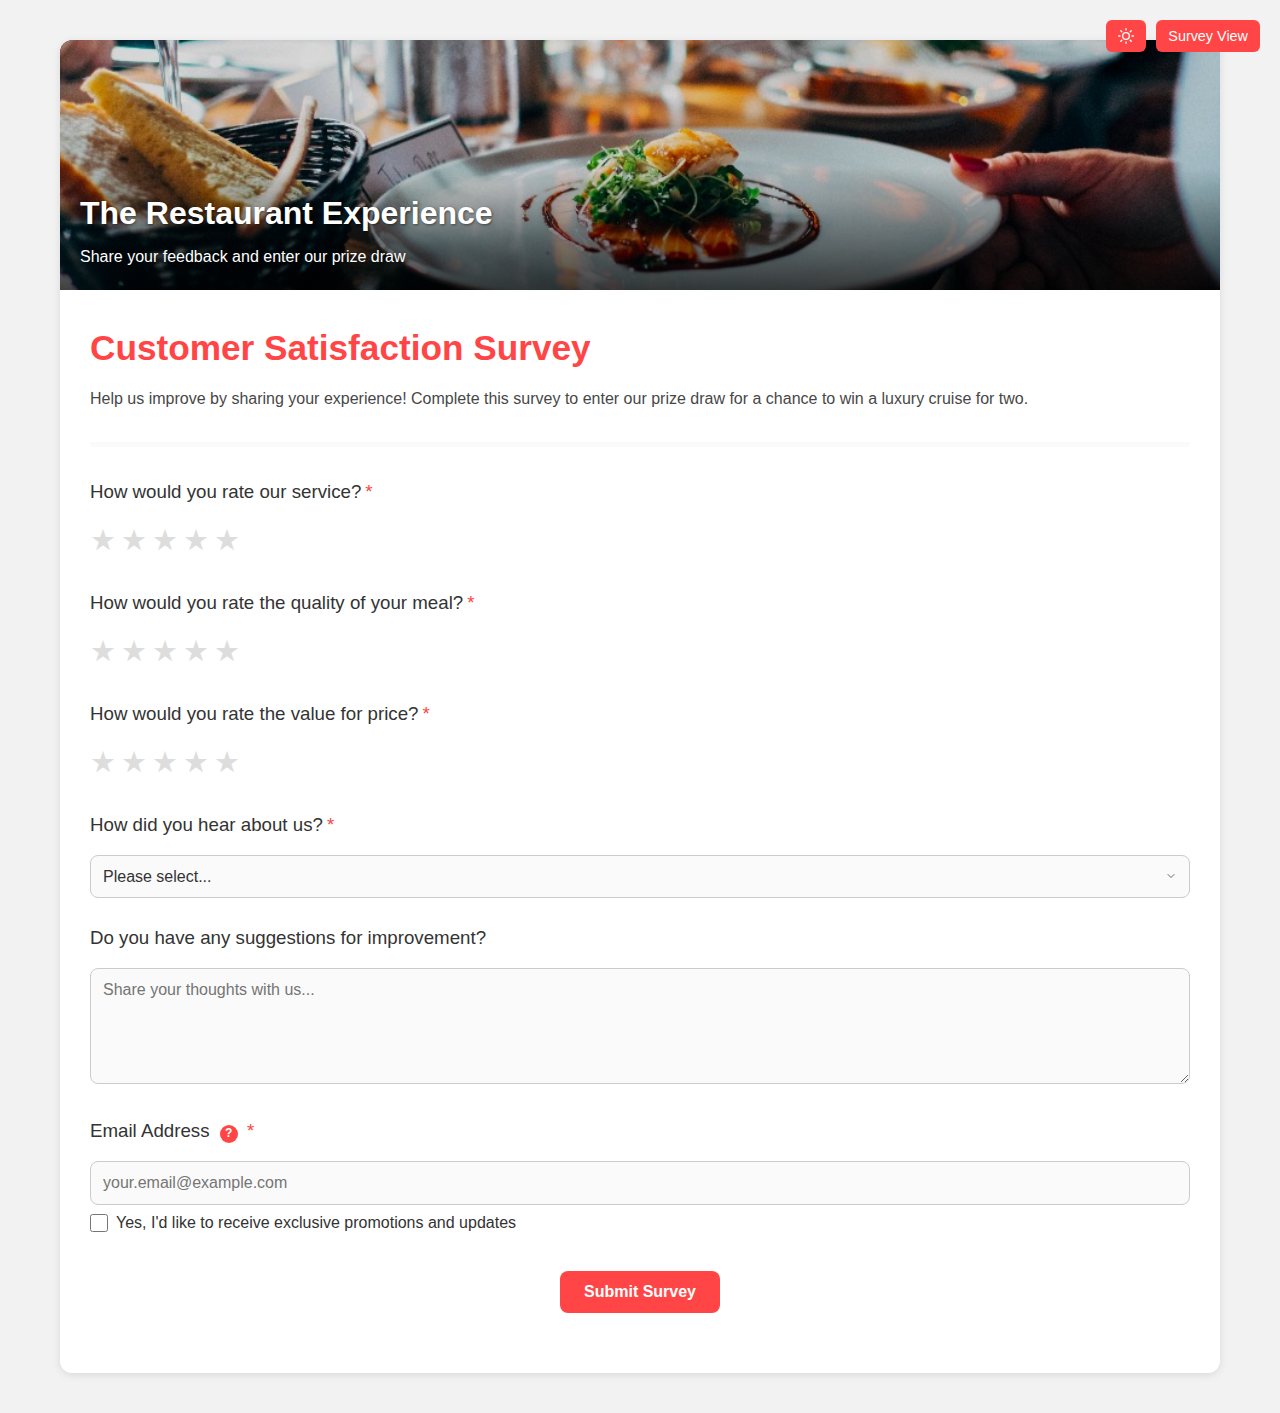
<file: suggestion/satisfaction_survey.html>
<!DOCTYPE html>
<html lang="en">
<head>
	<title>Satisfaction Survey | The Restaurant</title>
	<meta charset="UTF-8">
	<meta name="viewport" content="width=device-width, initial-scale=1.0">
	<script src="https://cdnjs.cloudflare.com/ajax/libs/jquery/3.6.0/jquery.min.js"></script>
    <style>
        :root {
            --primary-color: #ff4545;
            --primary-hover: #e63939;
            --text-color: #333;
            --bg-color: #f2f2f2;
            --card-bg: #fff;
            --border-color: #ccc;
            --input-bg: #fafafa;
            --shadow: 0 2px 8px rgba(0, 0, 0, 0.1);
            --table-alt-row: #f9f9f9;
            --table-border: #ddd;
            --success-color: #4CAF50;
            --transition-speed: 0.3s;
        }

        .dark-mode {
            --primary-color: #ff6b6b;
            --primary-hover: #ff8585;
            --text-color: #e0e0e0;
            --bg-color: #121212;
            --card-bg: #1e1e1e;
            --border-color: #444;
            --input-bg: #2c2c2c;
            --shadow: 0 2px 8px rgba(0, 0, 0, 0.3);
            --table-alt-row: #252525;
            --table-border: #444;
        }

        * {
            margin: 0;
            padding: 0;
            box-sizing: border-box;
            transition: background-color var(--transition-speed), color var(--transition-speed);
        }

        body {
            padding: 40px 20px;
            color: var(--text-color);
            background-color: var(--bg-color);
            font-family: 'Segoe UI', Tahoma, Geneva, Verdana, sans-serif;
            line-height: 1.6;
            max-width: 1200px;
            margin: 0 auto;
        }

        h1 {
            margin-top: 0;
            color: var(--primary-color);
            font-size: 2.2rem;
            margin-bottom: 10px;
        }

        h3 {
            margin-top: 25px;
            margin-bottom: 10px;
            font-weight: 500;
        }

        #frontend, #info, table {
            width: 100%;
            box-sizing: border-box;
            background-color: var(--card-bg);
            box-shadow: var(--shadow);
            border-radius: 12px;
            overflow: hidden;
        }

        #info, #form, #success {
            padding: 30px;
            margin-bottom: 20px;
        }

        #backend, #success {
            display: none;
        }

        #banner-container {
            width: 100%;
            height: 250px;
            overflow: hidden;
            position: relative;
            border-radius: 12px 12px 0 0;
            background-color: #000;
        }

        #banner {
            width: 100%;
            height: 100%;
            object-fit: cover;
            display: block;
            opacity: 0.85;
        }

        .header-content {
            position: absolute;
            bottom: 0;
            left: 0;
            right: 0;
            padding: 20px;
            background: linear-gradient(transparent, rgba(0,0,0,0.7));
            color: white;
        }

        .header-content h2 {
            font-size: 2rem;
            margin-bottom: 5px;
            text-shadow: 1px 1px 3px rgba(0,0,0,0.5);
        }

        #form p {
            margin-bottom: 20px;
            color: var(--text-color);
            opacity: 0.9;
        }

        select, textarea, input[type="email"] {
            width: 100%;
            padding: 12px;
            margin-top: 5px;
            border: 1px solid var(--border-color);
            border-radius: 8px;
            background-color: var(--input-bg);
            box-sizing: border-box;
            color: var(--text-color);
            font-family: inherit;
            font-size: 1rem;
        }

        select:focus, textarea:focus, input[type="email"]:focus {
            outline: none;
            border-color: var(--primary-color);
            box-shadow: 0 0 0 2px rgba(255, 69, 69, 0.2);
        }

        select {
            appearance: none;
            -webkit-appearance: none;
            -moz-appearance: none;
            background-image: url("data:image/svg+xml,%3Csvg xmlns='http://www.w3.org/2000/svg' width='12' height='12' viewBox='0 0 24 24' fill='none' stroke='%23666' stroke-width='2' stroke-linecap='round' stroke-linejoin='round'%3E%3Cpath d='M6 9l6 6 6-6'/%3E%3C/svg%3E");
            background-repeat: no-repeat;
            background-position: right 12px center;
            padding-right: 35px;
        }

        .dark-mode select {
            background-image: url("data:image/svg+xml,%3Csvg xmlns='http://www.w3.org/2000/svg' width='12' height='12' viewBox='0 0 24 24' fill='none' stroke='%23ccc' stroke-width='2' stroke-linecap='round' stroke-linejoin='round'%3E%3Cpath d='M6 9l6 6 6-6'/%3E%3C/svg%3E");
        }

        textarea {
            resize: vertical;
            min-height: 100px;
        }

        .button {
            padding: 12px 24px;
            border: none;
            border-radius: 8px;
            background-color: var(--primary-color);
            color: white;
            cursor: pointer;
            font-weight: 600;
            font-size: 1rem;
            transition: background-color 0.2s, transform 0.1s;
            display: inline-block;
        }

        .button:hover {
            background-color: var(--primary-hover);
        }

        .button:active {
            transform: translateY(1px);
        }

        #submit {
            display: block;
            margin: 35px auto 10px;
            min-width: 150px;
        }

        .toggle-container {
            position: fixed;
            top: 20px;
            right: 20px;
            display: flex;
            gap: 10px;
            z-index: 100;
        }

        #toggleButton, #darkModeToggle {
            padding: 8px 12px;
            border: none;
            border-radius: 6px;
            background-color: var(--primary-color);
            color: white;
            cursor: pointer;
            font-weight: 500;
            font-size: 0.9rem;
            display: flex;
            align-items: center;
            gap: 5px;
        }

        #darkModeToggle svg {
            width: 16px;
            height: 16px;
        }

        table {
            border-collapse: collapse;
            width: 100%;
            margin-top: 20px;
        }

        th, td {
            padding: 12px 15px;
            border-bottom: 1px solid var(--table-border);
            text-align: left;
        }

        th {
            background-color: var(--primary-color);
            color: white;
            font-weight: 500;
        }

        tr:nth-child(even) {
            background-color: var(--table-alt-row);
        }

        .checkbox-container {
            display: flex;
            align-items: center;
            gap: 8px;
            margin-top: 5px;
        }

        input[type="checkbox"] {
            width: 18px;
            height: 18px;
            accent-color: var(--primary-color);
        }

        #info {
            display: grid;
            grid-template-columns: repeat(auto-fit, minmax(200px, 1fr));
            gap: 20px;
        }

        .stat-card {
            text-align: center;
            padding: 15px;
            border-radius: 8px;
            background-color: var(--input-bg);
        }

        .stat-label {
            font-size: 0.9rem;
            opacity: 0.8;
        }

        .stat-value {
            font-size: 1.5rem;
            font-weight: 600;
            color: var(--primary-color);
            margin-top: 5px;
        }

        #success {
            text-align: center;
        }

        #success h3 {
            color: var(--success-color);
            font-size: 1.5rem;
            margin-bottom: 15px;
        }

        #success p {
            margin-bottom: 20px;
        }

        .required::after {
            content: "*";
            color: var(--primary-color);
            margin-left: 4px;
        }

        @media (max-width: 768px) {
            body {
                padding: 20px 15px;
            }
            
            #info, #form, #success {
                padding: 20px;
            }
            
            .header-content h2 {
                font-size: 1.5rem;
            }
            
            table {
                display: block;
                overflow-x: auto;
            }
        }

        /* Rating stars */
        .rating-container {
            display: flex;
            flex-direction: row-reverse;
            justify-content: flex-end;
            gap: 5px;
            margin-top: 10px;
        }

        .rating-container input {
            display: none;
        }

        .rating-container label {
            cursor: pointer;
            font-size: 1.8rem;
            color: #ddd;
            transition: color 0.2s;
        }

        .dark-mode .rating-container label {
            color: #444;
        }

        .rating-container label:hover,
        .rating-container label:hover ~ label,
        .rating-container input:checked ~ label {
            color: var(--primary-color);
        }

        /* Progress animation */
        .progress-container {
            width: 100%;
            height: 5px;
            background-color: var(--input-bg);
            margin: 30px 0;
            border-radius: 5px;
            overflow: hidden;
        }

        .progress-bar {
            height: 100%;
            width: 0;
            background-color: var(--primary-color);
            transition: width 0.5s ease;
        }

        /* Tooltip */
        .tooltip {
            position: relative;
            display: inline-block;
            margin-left: 5px;
            cursor: help;
        }

        .tooltip-icon {
            display: inline-flex;
            align-items: center;
            justify-content: center;
            width: 18px;
            height: 18px;
            border-radius: 50%;
            background-color: var(--primary-color);
            color: white;
            font-size: 12px;
            font-weight: bold;
        }

        .tooltip-text {
            visibility: hidden;
            width: 200px;
            background-color: var(--card-bg);
            color: var(--text-color);
            text-align: center;
            border-radius: 6px;
            padding: 10px;
            position: absolute;
            z-index: 1;
            bottom: 125%;
            left: 50%;
            margin-left: -100px;
            opacity: 0;
            transition: opacity 0.3s;
            box-shadow: var(--shadow);
            border: 1px solid var(--border-color);
            font-size: 0.9rem;
        }

        .tooltip:hover .tooltip-text {
            visibility: visible;
            opacity: 1;
        }
    </style>
</head>
<body>
    <div class="toggle-container">
        <button id="darkModeToggle">
            <svg class="sun-icon" xmlns="http://www.w3.org/2000/svg" viewBox="0 0 24 24" fill="none" stroke="currentColor" stroke-width="2" stroke-linecap="round" stroke-linejoin="round">
                <circle cx="12" cy="12" r="5"/>
                <line x1="12" y1="1" x2="12" y2="3"/>
                <line x1="12" y1="21" x2="12" y2="23"/>
                <line x1="4.22" y1="4.22" x2="5.64" y2="5.64"/>
                <line x1="18.36" y1="18.36" x2="19.78" y2="19.78"/>
                <line x1="1" y1="12" x2="3" y2="12"/>
                <line x1="21" y1="12" x2="23" y2="12"/>
                <line x1="4.22" y1="19.78" x2="5.64" y2="18.36"/>
                <line x1="18.36" y1="5.64" x2="19.78" y2="4.22"/>
            </svg>
        </button>
        <button id="toggleButton">Survey View</button>
    </div>

    <div id="frontend">
        <div id="banner-container">
            <img id="banner" src="logo/logo.jpg" alt="Restaurant Banner" />
            <div class="header-content">
                <h2>The Restaurant Experience</h2>
                <p>Share your feedback and enter our prize draw</p>
            </div>
        </div>

        <div id="form">
            <h1>Customer Satisfaction Survey</h1>
            <p>Help us improve by sharing your experience! Complete this survey to enter our prize draw for a chance to win a luxury cruise for two.</p>

            <div class="progress-container">
                <div class="progress-bar" id="progressBar"></div>
            </div>

            <h3 class="required">How would you rate our service?</h3>
            <div class="rating-container" id="serviceRating">
                <input type="radio" id="service5" name="service" value="5" required/>
                <label for="service5">★</label>
                <input type="radio" id="service4" name="service" value="4" />
                <label for="service4">★</label>
                <input type="radio" id="service3" name="service" value="3" />
                <label for="service3">★</label>
                <input type="radio" id="service2" name="service" value="2" />
                <label for="service2">★</label>
                <input type="radio" id="service1" name="service" value="1" />
                <label for="service1">★</label>
            </div>

            <h3 class="required">How would you rate the quality of your meal?</h3>
            <div class="rating-container" id="mealRating">
                <input type="radio" id="meal5" name="meal" value="5" required/>
                <label for="meal5">★</label>
                <input type="radio" id="meal4" name="meal" value="4" />
                <label for="meal4">★</label>
                <input type="radio" id="meal3" name="meal" value="3" />
                <label for="meal3">★</label>
                <input type="radio" id="meal2" name="meal" value="2" />
                <label for="meal2">★</label>
                <input type="radio" id="meal1" name="meal" value="1" />
                <label for="meal1">★</label>
            </div>

            <h3 class="required">How would you rate the value for price?</h3>
            <div class="rating-container" id="priceRating">
                <input type="radio" id="price5" name="price" value="5" required/>
                <label for="price5">★</label>
                <input type="radio" id="price4" name="price" value="4" />
                <label for="price4">★</label>
                <input type="radio" id="price3" name="price" value="3" />
                <label for="price3">★</label>
                <input type="radio" id="price2" name="price" value="2" />
                <label for="price2">★</label>
                <input type="radio" id="price1" name="price" value="1" />
                <label for="price1">★</label>
            </div>

            <h3 class="required">How did you hear about us?</h3>
            <select id="source" required>
                <option value="">Please select...</option>
                <option value="Friends/Family">Friends or Family</option>
                <option value="Online">Online Search</option>
                <option value="Social">Social Media</option>
                <option value="Flyers">Flyers or Ads</option>
                <option value="Other">Other</option>
            </select>

            <h3>Do you have any suggestions for improvement?</h3>
            <textarea id="suggestion" rows="5" placeholder="Share your thoughts with us..."></textarea>

            <h3 class="required">Email Address
                <span class="tooltip">
                    <span class="tooltip-icon">?</span>
                    <span class="tooltip-text">We'll only use your email to contact you if you win the prize draw</span>
                </span>
            </h3>
            <input type="email" id="email" placeholder="your.email@example.com" required />

            <div class="checkbox-container">
                <input id="subscribe" type="checkbox" />
                <label for="subscribe">Yes, I'd like to receive exclusive promotions and updates</label>
            </div>

            <button id="submit" class="button">Submit Survey</button>
        </div>

        <div id="success">
            <h3>Thank You For Your Feedback!</h3>
            <p>Your survey has been successfully submitted. We truly value your input and will use it to improve our services.</p>
            <p>Winners of the luxury cruise will be contacted via email within the next 30 days.</p>
            <button id="backToForm" class="button">Fill Another Survey</button>
        </div>
    </div>

    <div id="backend">
        <div id="info">
            <div class="stat-card">
                <div class="stat-label">Total Responses</div>
                <div class="stat-value" id="total">0</div>
            </div>
            <div class="stat-card">
                <div class="stat-label">Avg Service Rating</div>
                <div class="stat-value" id="serviceAvg">0.0</div>
            </div>
            <div class="stat-card">
                <div class="stat-label">Avg Meal Rating</div>
                <div class="stat-value" id="mealAvg">0.0</div>
            </div>
            <div class="stat-card">
                <div class="stat-label">Avg Price Rating</div>
                <div class="stat-value" id="valueAvg">0.0</div>
            </div>
        </div>

        <table>
            <thead>
                <tr>
                    <th>Service</th>
                    <th>Meal</th>
                    <th>Price</th>
                    <th>Source</th>
                    <th>Suggestion</th>
                    <th>Email</th>
                    <th>Subscribed</th>
                </tr>
            </thead>
            <tbody id="backendTable"></tbody>
        </table>
    </div>

    <script>
        $(document).ready(function () {
            initDatabase();
            updateFormProgress();
            
            $('#submit').click(submitForm);
            $('#backToForm').click(resetForm);
            
            $('#toggleButton').click(function () {
                $('#frontend, #backend').toggle();
                $(this).text(function (_, text) {
                    return text === "Survey View" ? "Admin View" : "Survey View";
                });
                
                if ($('#backend').is(':visible')) {
                    loadFeedbackData();
                }
            });
            
            $('#darkModeToggle').click(toggleDarkMode);
            
            $('input, select, textarea').on('change input', updateFormProgress);
            
            if (localStorage.getItem('darkMode') === 'true') {
                $('body').addClass('dark-mode');
                updateDarkModeIcon(true);
            }
        });

        function initDatabase() {
            if (!localStorage.getItem('feedback')) {
                localStorage.setItem('feedback', JSON.stringify([]));
            }
            console.log('Database initialized successfully');
        }

        function updateFormProgress() {
            const requiredFields = ['service', 'meal', 'price', 'source', 'email'];
            let completedFields = 0;
            
            if ($('input[name="service"]:checked').val()) {
                completedFields++;
            }
            
            if ($('input[name="meal"]:checked').val()) {
                completedFields++;
            }
            
            if ($('input[name="price"]:checked').val()) {
                completedFields++;
            }
            
            if ($("#source").val()) {
                completedFields++;
            }
            
            if ($("#email").val()) {
                completedFields++;
            }
            
            const progressPercentage = (completedFields / requiredFields.length) * 100;
            $("#progressBar").css("width", progressPercentage + "%");
        }

        function toggleDarkMode() {
            const isDarkMode = $('body').toggleClass('dark-mode').hasClass('dark-mode');
            localStorage.setItem('darkMode', isDarkMode);
            updateDarkModeIcon(isDarkMode);
        }

        function updateDarkModeIcon(isDarkMode) {
            if (isDarkMode) {
                $('#darkModeToggle svg').html(`
                    <path d="M21 12.79A9 9 0 1 1 11.21 3 7 7 0 0 0 21 12.79z"></path>
                `);
            } else {
                $('#darkModeToggle svg').html(`
                    <circle cx="12" cy="12" r="5"/>
                    <line x1="12" y1="1" x2="12" y2="3"/>
                    <line x1="12" y1="21" x2="12" y2="23"/>
                    <line x1="4.22" y1="4.22" x2="5.64" y2="5.64"/>
                    <line x1="18.36" y1="18.36" x2="19.78" y2="19.78"/>
                    <line x1="1" y1="12" x2="3" y2="12"/>
                    <line x1="21" y1="12" x2="23" y2="12"/>
                    <line x1="4.22" y1="19.78" x2="5.64" y2="18.36"/>
                    <line x1="18.36" y1="5.64" x2="19.78" y2="4.22"/>
                `);
            }
        }

        function submitForm() {
            const serviceVal = $('input[name="service"]:checked').val();
            const mealVal = $('input[name="meal"]:checked').val();
            const priceVal = $('input[name="price"]:checked').val();
            const emailVal = $("#email").val();
            const sourceVal = $("#source").val();
            
            if (!serviceVal || !mealVal || !priceVal || !sourceVal || !emailVal) {
                if (!serviceVal) $(".rating-container#serviceRating").fadeOut(100).fadeIn(100).fadeOut(100).fadeIn(100);
                if (!mealVal) $(".rating-container#mealRating").fadeOut(100).fadeIn(100).fadeOut(100).fadeIn(100);
                if (!priceVal) $(".rating-container#priceRating").fadeOut(100).fadeIn(100).fadeOut(100).fadeIn(100);
                if (!sourceVal) $("#source").fadeOut(100).fadeIn(100).fadeOut(100).fadeIn(100);
                if (!emailVal) $("#email").fadeOut(100).fadeIn(100).fadeOut(100).fadeIn(100);
                
                return;
            }
            
            const emailPattern = /^[^\s@]+@[^\s@]+\.[^\s@]+$/;
            if (!emailPattern.test(emailVal)) {
                $("#email").css('border-color', 'red').fadeOut(100).fadeIn(100).fadeOut(100).fadeIn(100);
                return;
            }

            const data = {
                id: Date.now(),
                service: parseInt(serviceVal),
                meal: parseInt(mealVal),
                price: parseInt(priceVal),
                source: sourceVal,
                suggestion: $("#suggestion").val() || "No suggestion provided",
                email: emailVal,
                subscribe: $("#subscribe").is(":checked") ? 1 : 0,
                created_at: new Date().toISOString()
            };

            $("#submit").prop('disabled', true).text("Submitting...");

            let feedbackData = JSON.parse(localStorage.getItem('feedback') || '[]');
            
            feedbackData.push(data);
            
            localStorage.setItem('feedback', JSON.stringify(feedbackData));
            
            console.log('Feedback submitted successfully');
            loadFeedbackData();
            
            $("#form").fadeOut(300, function() {
                $("#success").fadeIn(300);
                $("#submit").prop('disabled', false).text("Submit Survey");
            });
        }

        function resetForm() {
            $('#serviceRating input').prop('checked', false);
            $('#mealRating input').prop('checked', false);
            $('#priceRating input').prop('checked', false);
            $("#source").val("");
            $("#suggestion").val("");
            $("#email").val("");
            $("#subscribe").prop('checked', false);
            
            $("#progressBar").css("width", "0%");
            
            $("#email").css('border-color', '');
            
            $("#success").fadeOut(300, function() {
                $("#form").fadeIn(300);
            });
        }

        function loadFeedbackData() {
            const data = JSON.parse(localStorage.getItem('feedback') || '[]');
            
            data.sort((a, b) => new Date(b.created_at) - new Date(a.created_at));
            
            updateTable(data);
        }

        function updateTable(data) {
            const tbody = $("#backendTable");
            tbody.empty();
            
            let total = data.length;
            let serviceSum = 0, mealSum = 0, priceSum = 0;

            if (total > 0) {
                data.forEach(entry => {
                    serviceSum += parseInt(entry.service);
                    mealSum += parseInt(entry.meal);
                    priceSum += parseInt(entry.price);

                    tbody.append(`<tr>
                        <td>${entry.service}</td>
                        <td>${entry.meal}</td>
                        <td>${entry.price}</td>
                        <td>${escapeHtml(entry.source)}</td>
                        <td>${escapeHtml(entry.suggestion)}</td>
                        <td>${escapeHtml(entry.email)}</td>
                        <td>${entry.subscribe ? 'Yes' : 'No'}</td>
                    </tr>`);
                });

                animateCounter("total", total);
                animateCounter("serviceAvg", (serviceSum / total).toFixed(1));
                animateCounter("mealAvg", (mealSum / total).toFixed(1));
                animateCounter("valueAvg", (priceSum / total).toFixed(1));
            } else {
                $("#total").text("0");
                $("#serviceAvg").text("0.0");
                $("#mealAvg").text("0.0");
                $("#valueAvg").text("0.0");
                
                tbody.append(`<tr><td colspan="7" style="text-align: center;">No survey responses yet</td></tr>`);
            }
        }

        function escapeHtml(text) {
            if (!text) return "";
            return text
                .replace(/&/g, "&amp;")
                .replace(/</g, "&lt;")
                .replace(/>/g, "&gt;")
                .replace(/"/g, "&quot;")
                .replace(/'/g, "&#039;");
        }

        function animateCounter(id, endValue) {
            const $element = $(`#${id}`);
            const startValue = parseFloat($element.text()) || 0;
            const duration = 1000;
            const frameRate = 30;
            const step = (endValue - startValue) / (duration / frameRate);
            
            let current = startValue;
            const timer = setInterval(function() {
                current += step;
                
                if ((step > 0 && current >= endValue) || (step < 0 && current <= endValue)) {
                    clearInterval(timer);
                    $element.text(endValue);
                } else {
                    $element.text(parseFloat(current).toFixed(1).replace(/\.0$/, ''));
                }
            }, frameRate);
        }
    </script>
</body>
</html>
</file>
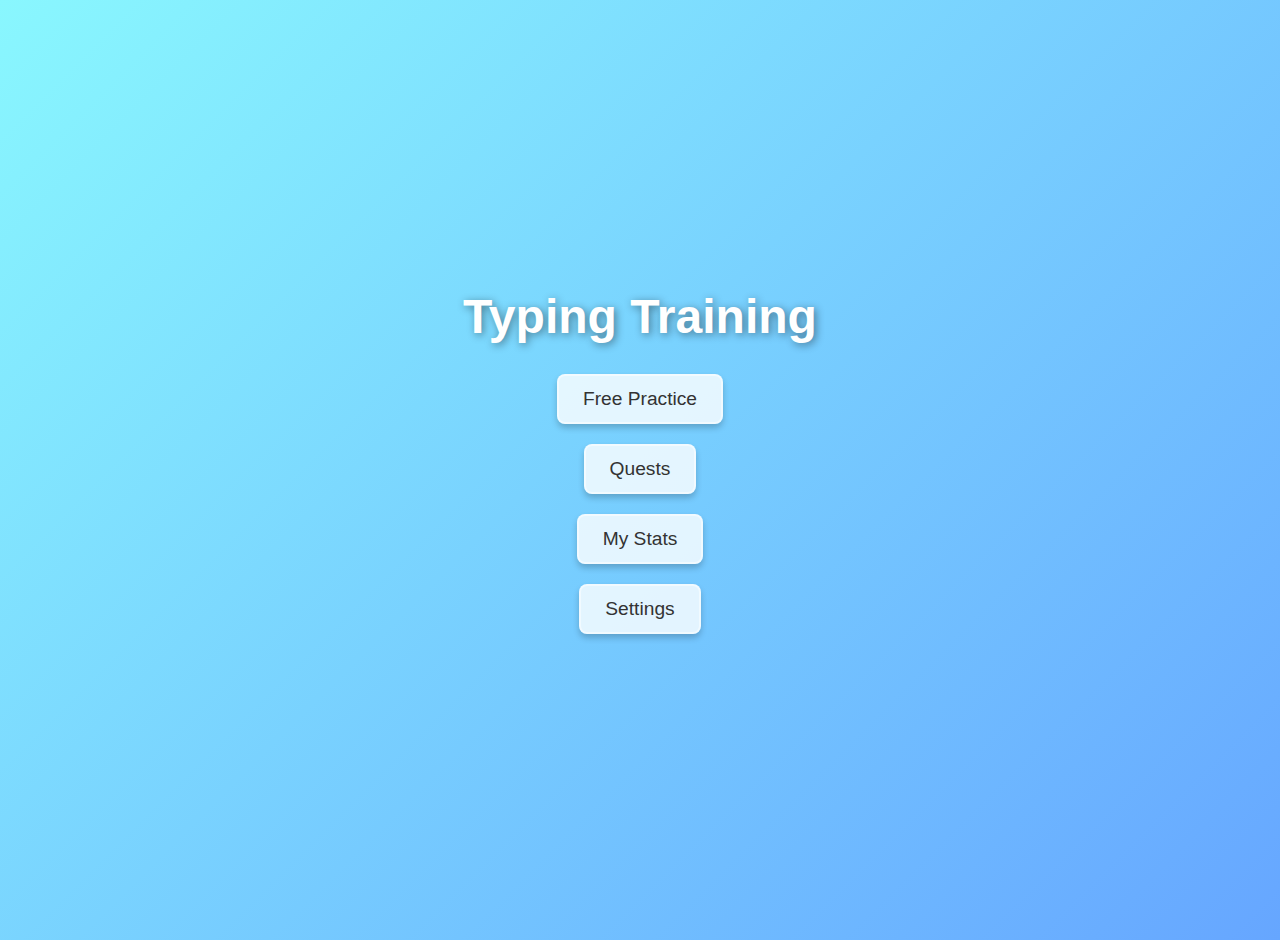
<file: tool/typing/html.html>
<!doctype html>
<html lang="en">
<head>
    <meta charset="UTF-8">
    <meta name="viewport" content="width=device-width, initial-scale=1.0">
    <link rel="stylesheet" href="css.css">
    <link rel="stylesheet" href="https://cdnjs.cloudflare.com/ajax/libs/font-awesome/6.4.0/css/all.min.css" integrity="[base64]">
    <script src="https://code.jquery.com/jquery-3.7.1.js" integrity="sha256-eKhayi8LEQwp4NKxN+CfCh+3qOVUtJn3QNZ0TciWLP4=" crossorigin="anonymous"></script>
    <script src="script.js"></script>
    <title>Typing Training | zelxatw.github.io</title>
</head>
<body>
    <div id="cover">
        <h1>Typing Training</h1>
        <button id="normal">Free Practice</button>
        <button id="quests">Quests</button>
        <button id="stats">My Stats</button>
        <button id="settings">Settings</button>
    </div>
    
    <button id="home">Go Back</button>
    
    <div id="normalPage" class="page">
        <div id="modeSelector">
            <button id="wordMode" class="active">Word Mode</button>
            <button id="sentenceMode">Sentence Mode</button>
        </div>
        <h3>Completes: <span id="completes">0</span> | Streak: <span id="streak">0</span> | Avg L/s: <span id="lps">0.00</span> | Accuracy: <span id="accuracy">0.00</span>%</h3>
        <p id="timer">Time: 0.00s</p>
        <h2 id="word">Click to start...</h2>
        <input type="text" id="normalInput" placeholder="Type the word here..." autocomplete="off" autofocus>
        <p id="feedback"></p>
    </div>
    <div id="questPage" class="page"></div>
    <div id="statPage" class="page">
        <div class="stats-nav">
            <button id="statGeneralBtn" class="active">General</button>
            <button id="statAdvancedBtn">Advanced</button>
        </div>
        
        <div id="statGeneral" class="stats-content active">
            <h3>Free Practice Statistics</h3>
            <div class="stat-row">
                <span>Total Attempts:</span>
                <span id="statAttempts">0</span>
            </div>
            <div class="stat-row">
                <span>Completed:</span>
                <span id="statCompletes">0</span>
            </div>
            <div class="stat-row">
                <span>Accuracy:</span>
                <span id="statAccuracy">0.00%</span>
            </div>
            <div class="stat-row">
                <span>Current Streak:</span>
                <span id="statStreak">0</span>
            </div>
            <div class="stat-row">
                <span>Best Streak:</span>
                <span id="statBestStreak">0</span>
            </div>
            <div class="stat-row">
                <span>Average L/s:</span>
                <span id="statLPS">0.00</span>
            </div>
            
            <button id="resetStats" class="reset-button">Reset All Statistics</button>
        </div>
        
        <div id="statAdvanced" class="stats-content">
            <h3>Average Inter-Keystroke Interval</h3>
            <p>Time taken to type each letter (in seconds):</p>
            <div id="letterStatsContainer" class="letter-stats">
                <p>No data available yet. Start practicing to see your letter statistics!</p>
            </div>
            <button id="resetLetterStats" class="reset-button">Reset Letter Statistics</button>
        </div>
    </div>
    
    <div id="settingsPage" class="page">
        <h2>Settings</h2>
        
        <div class="settings-section">
            <h3>Appearance</h3>
            <div class="setting-item">
                <label for="darkModeToggle">Dark Mode</label>
                <label class="toggle-switch">
                    <input type="checkbox" id="darkModeToggle">
                    <span class="slider"></span>
                </label>
            </div>
        </div>
        
        <div class="settings-section">
            <h3>Practice Settings</h3>
            <div class="setting-item">
                <label for="autoFocusToggle">Auto-focus input field</label>
                <label class="toggle-switch">
                    <input type="checkbox" id="autoFocusToggle" checked>
                    <span class="slider"></span>
                </label>
            </div>
            <div class="setting-item">
                <label for="soundToggle">Sound effects</label>
                <label class="toggle-switch">
                    <input type="checkbox" id="soundToggle" checked>
                    <span class="slider"></span>
                </label>
            </div>
            <div class="setting-item">
                <label for="timerPrecision">Timer precision:</label>
                <select id="timerPrecision">
                    <option value="1">0.1s</option>
                    <option value="2" selected>0.01s</option>
                    <option value="3">0.001s</option>
                </select>
            </div>
        </div>
        
        <div class="settings-section">
            <h3>Word Lists</h3>
            <div class="setting-item">
                <label for="wordListSize">Word list size:</label>
                <select id="wordListSize">
                    <option value="basic">Basic (72 words)</option>
                    <option value="extended" selected>Extended (coming soon)</option>
                </select>
            </div>
            <div class="setting-item">
                <label for="minWordLength">Minimum word length:</label>
                <input type="number" id="minWordLength" min="3" max="10" value="3">
            </div>
            <div class="setting-item">
                <label for="maxWordLength">Maximum word length:</label>
                <input type="number" id="maxWordLength" min="5" max="20" value="20">
            </div>
        </div>
        
        <button id="resetSettings" class="reset-button">Reset to Default Settings</button>
    </div>
</body>
</html>
</file>
<file: tool/typing/css.css>
:root {
    --primary-bg: linear-gradient(135deg, #89f7fe, #66a6ff);
    --secondary-bg: #ffffffee;
    --text-color: #333;
    --button-bg: #ffffffcc;
    --button-border: #ffffff80;
    --button-hover-bg: #66a6ff;
    --button-hover-text: #fff;
    --input-border: #66a6ff;
    --input-focus: #ff6b6b;
    --shadow-color: rgba(0, 0, 0, 0.2);
    --table-header-bg: #66a6ff;
    --table-even-row: #f2f2f2;
}

[data-theme="dark"] {
    --primary-bg: linear-gradient(135deg, #1a1a2e, #16213e);
    --secondary-bg: #0f0f23ee;
    --text-color: #e0e0e0;
    --button-bg: #2a2a3ecc;
    --button-border: #4a4a6e80;
    --button-hover-bg: #4a5568;
    --button-hover-text: #fff;
    --input-border: #4a5568;
    --input-focus: #ed8936;
    --shadow-color: rgba(0, 0, 0, 0.5);
    --table-header-bg: #4a5568;
    --table-even-row: #2d3748;
}

body {
    background: var(--primary-bg);
    font-family: 'Segoe UI', Tahoma, Geneva, Verdana, sans-serif;
    margin: 0;
    padding: 20px;
    display: flex;
    flex-direction: column;
    align-items: center;
    justify-content: flex-start;
    min-height: 100vh;
    color: var(--text-color);
    transition: all 0.3s ease;
    overflow-x: auto;
}

#cover {
    display: flex;
    flex-direction: column;
    align-items: center;
    justify-content: center;
    min-height: calc(100vh - 40px);
}

h1 {
    font-size: 3rem;
    color: #ffffff;
    text-shadow: 2px 2px 8px #00000070;
    margin-bottom: 20px;
}

button {
    background-color: var(--button-bg);
    color: var(--text-color);
    border: 2px solid var(--button-border);
    border-radius: 8px;
    padding: 12px 24px;
    margin: 10px;
    font-size: 1.2rem;
    cursor: pointer;
    transition: all 0.3s ease;
    box-shadow: 0 4px 6px var(--shadow-color);
}

button:hover {
    background-color: var(--button-hover-bg);
    color: var(--button-hover-text);
    border-color: #ffffff;
}

button:active {
    transform: scale(0.95);
}

#home {
    position: fixed;
    top: 20px;
    left: 20px;
    display: none;
    background-color: #ff6b6b;
    color: #fff;
    border-color: #ff6b6b;
    z-index: 1000;
}

#home:hover {
    background-color: #ff4757;
    border-color: #ff4757;
}

.page {
    display: none;
    background-color: var(--secondary-bg);
    padding: 30px;
    border-radius: 12px;
    box-shadow: 0 8px 16px var(--shadow-color);
    width: 90%;
    max-width: 800px;
    text-align: center;
    color: var(--text-color);
    margin-top: 20px;
    margin-bottom: 20px;
    max-height: calc(100vh - 80px);
    overflow-y: auto;
}

#normalPage h3 {
    margin-bottom: 15px;
    font-size: 1.2rem;
    color: var(--text-color);
}

#word {
    font-size: 2.5rem;
    color: var(--text-color);
    margin: 30px 0;
    font-weight: bold;
    letter-spacing: 2px;
    word-break: break-word;
    line-height: 1.2;
}

#normalInput {
    font-size: 1.5rem;
    padding: 10px 20px;
    border: 2px solid var(--input-border);
    border-radius: 8px;
    width: 80%;
    max-width: 400px;
    outline: none;
    transition: border-color 0.3s ease;
    background-color: var(--secondary-bg);
    color: var(--text-color);
}

#normalInput:focus {
    border-color: var(--input-focus);
}

#feedback {
    margin-top: 20px;
    font-size: 1.2rem;
    font-weight: bold;
    height: 30px;
}

.correct {
    color: #4caf50;
}

.incorrect {
    color: #f44336;
}

#timer {
    font-size: 1.2rem;
    margin-top: 10px;
    color: var(--text-color);
    opacity: 0.7;
}

#modeSelector button.active {
    background-color: gold;
    color: black;
    font-weight: bold;
}

.settings-section {
    margin: 20px 0;
    padding: 20px;
    border-radius: 8px;
    background-color: var(--button-bg);
    border: 1px solid var(--button-border);
}

.settings-section h3 {
    margin-top: 0;
    margin-bottom: 15px;
    color: var(--text-color);
}

.setting-item {
    display: flex;
    justify-content: space-between;
    align-items: center;
    margin: 15px 0;
    padding: 10px;
    border-radius: 5px;
    flex-wrap: wrap;
    gap: 10px;
}

.setting-item label {
    font-weight: 500;
    min-width: 150px;
}

.toggle-switch {
    position: relative;
    display: inline-block;
    width: 60px;
    height: 34px;
    flex-shrink: 0;
}

.toggle-switch input {
    opacity: 0;
    width: 0;
    height: 0;
}

.slider {
    position: absolute;
    cursor: pointer;
    top: 0;
    left: 0;
    right: 0;
    bottom: 0;
    background-color: #ccc;
    transition: .4s;
    border-radius: 34px;
}

.slider:before {
    position: absolute;
    content: "";
    height: 26px;
    width: 26px;
    left: 4px;
    bottom: 4px;
    background-color: white;
    transition: .4s;
    border-radius: 50%;
}

input:checked + .slider {
    background-color: #2196F3;
}

input:checked + .slider:before {
    transform: translateX(26px);
}

select, input[type="number"] {
    padding: 8px 12px;
    border-radius: 5px;
    border: 1px solid var(--button-border);
    background-color: var(--secondary-bg);
    color: var(--text-color);
    font-size: 1rem;
    min-width: 120px;
}

.stats-nav {
    margin-bottom: 20px;
}

.stats-nav button {
    margin: 5px;
    padding: 10px 20px;
    font-size: 1rem;
}

.stats-nav button.active {
    background-color: var(--input-focus);
    color: white;
}

.stats-content {
    display: none;
    text-align: left;
}

.stats-content.active {
    display: block;
}

.stats-content h3 {
    text-align: center;
    margin-bottom: 20px;
}

.stat-row {
    display: flex;
    justify-content: space-between;
    padding: 12px 15px;
    border-bottom: 1px solid var(--button-border);
    margin: 0 -15px;
}

.stat-row:nth-child(even) {
    background-color: rgba(255, 255, 255, 0.02);
}

.letter-stats {
    display: grid;
    grid-template-columns: repeat(auto-fit, minmax(140px, 1fr));
    gap: 12px;
    margin-top: 20px;
    padding: 0 10px;
}

.letter-stat-item {
    background-color: var(--button-bg);
    padding: 12px;
    border-radius: 8px;
    text-align: center;
    border: 1px solid var(--button-border);
    transition: transform 0.2s ease;
}

.letter-stat-item:hover {
    transform: translateY(-2px);
}

.reset-button {
    background-color: #f44336;
    color: white;
    border-color: #f44336;
    margin-top: 25px;
    padding: 12px 30px;
}

.reset-button:hover {
    background-color: #d32f2f;
    border-color: #d32f2f;
}

.page::-webkit-scrollbar {
    width: 8px;
}

.page::-webkit-scrollbar-track {
    background: rgba(255, 255, 255, 0.1);
    border-radius: 4px;
}

.page::-webkit-scrollbar-thumb {
    background: var(--input-border);
    border-radius: 4px;
}

.page::-webkit-scrollbar-thumb:hover {
    background: var(--input-focus);
}

@media (max-width: 768px) {
    body {
        padding: 10px;
    }
    
    .page {
        width: 95%;
        padding: 20px 15px;
        margin-top: 10px;
        max-height: calc(100vh - 60px);
    }
    
    #word {
        font-size: 1.8rem;
        margin: 20px 0;
    }
    
    .setting-item {
        flex-direction: column;
        align-items: flex-start;
        gap: 15px;
        padding: 15px 10px;
    }
    
    .setting-item label {
        min-width: auto;
        width: 100%;
    }
    
    .letter-stats {
        grid-template-columns: repeat(auto-fit, minmax(100px, 1fr));
        gap: 8px;
        padding: 0 5px;
    }
    
    .letter-stat-item {
        padding: 8px 4px;
        font-size: 0.9em;
    }
    
    h1 {
        font-size: 2.2rem;
        margin-bottom: 15px;
    }
    
    button {
        font-size: 1rem;
        padding: 10px 18px;
    }
    
    .settings-section {
        padding: 15px;
        margin: 15px 0;
    }
    
    .stat-row {
        padding: 10px 12px;
        font-size: 0.95em;
    }
}

@media (max-width: 768px) {
    .page {
        padding: 15px 10px;
    }
    
    #normalInput {
        width: 90%;
        font-size: 1.2rem;
        padding: 8px 15px;
    }
    
    #word {
        font-size: 2rem;
    }
    
    .setting-item {
        flex-direction: column;
        align-items: flex-start;
        gap: 10px;
    }
    
    .letter-stats {
        grid-template-columns: repeat(auto-fit, minmax(100px, 1fr));
    }
}
</file>
